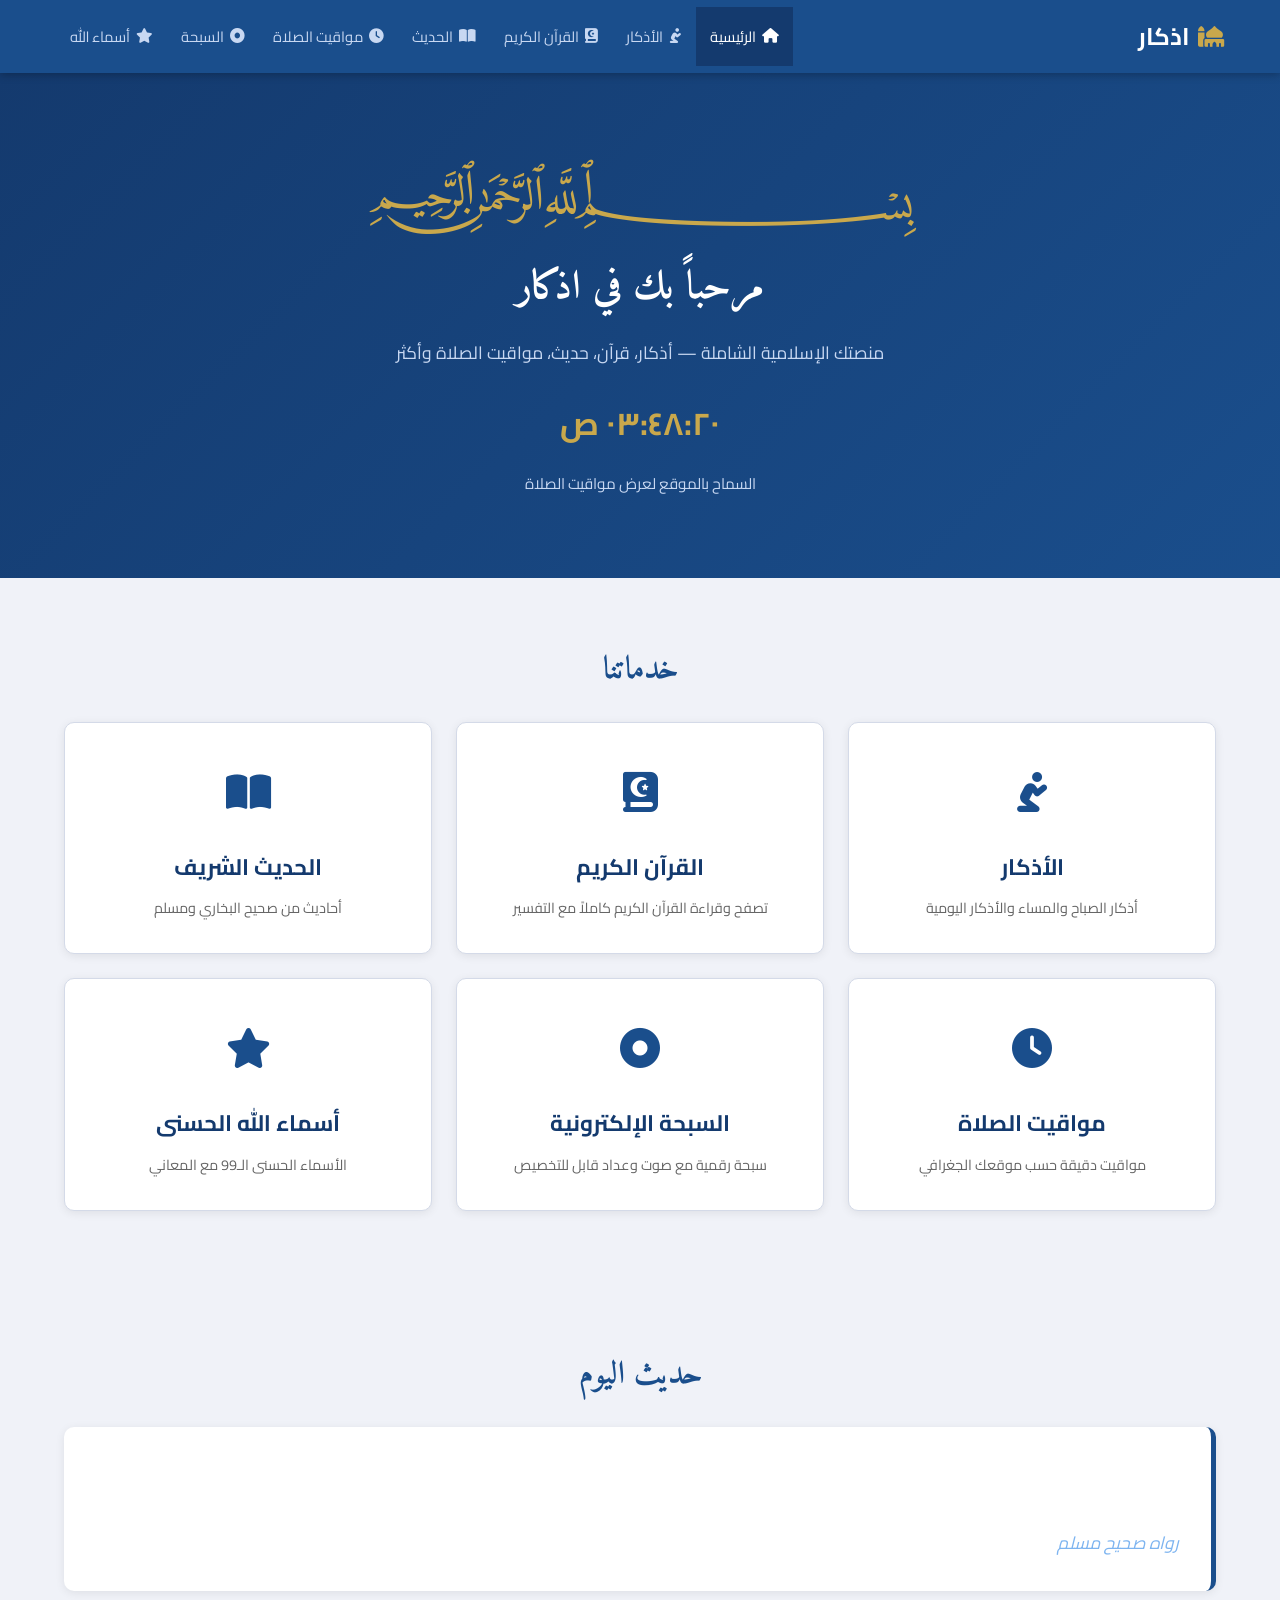
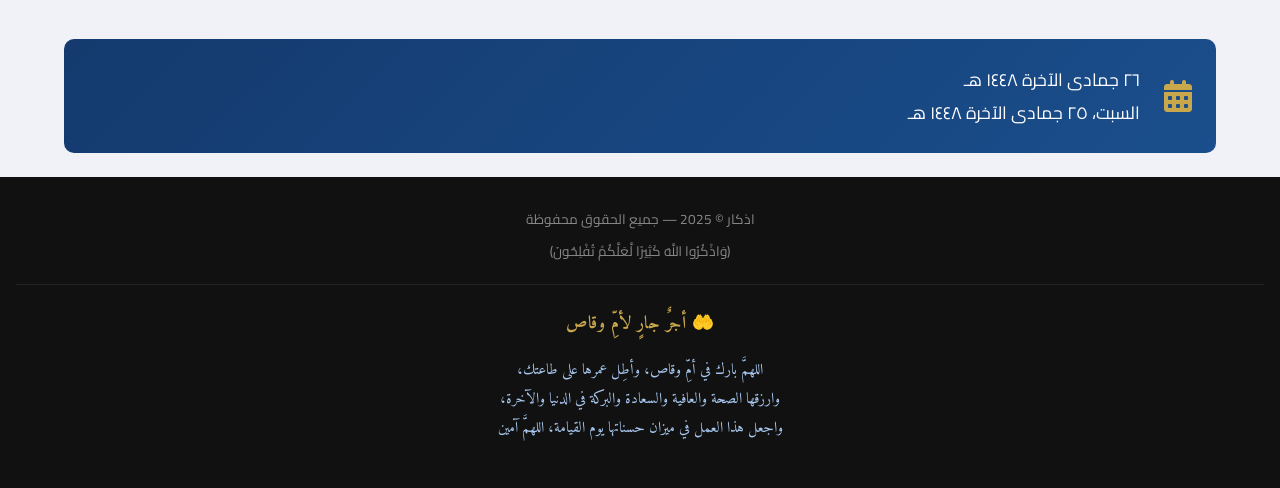
<file: index.html>
<!DOCTYPE html>
<html lang="ar" dir="rtl">
<head>
  <meta charset="UTF-8">
  <meta name="viewport" content="width=device-width, initial-scale=1.0">
  <title>اذكار</title>
  <link rel="stylesheet" href="css/style.css">
  <link rel="stylesheet" href="https://cdnjs.cloudflare.com/ajax/libs/font-awesome/6.5.0/css/all.min.css">
  <link href="https://fonts.googleapis.com/css2?family=Amiri:wght@400;700&family=Cairo:wght@300;400;600;700&display=swap" rel="stylesheet">
</head>
<body>

<!-- Navbar -->
<nav class="navbar">
  <div class="nav-container">
    <div class="nav-brand">
      <i class="fas fa-mosque"></i>
      <span>اذكار</span>
    </div>
    <div class="hamburger" id="hamburger">
      <span></span><span></span><span></span>
    </div>
    <ul class="nav-links" id="navLinks">
      <li><a href="index.html" class="active"><i class="fas fa-home"></i> الرئيسية</a></li>
      <li><a href="azkar.html"><i class="fas fa-pray"></i> الأذكار</a></li>
      <li><a href="quran.html"><i class="fas fa-quran"></i> القرآن الكريم</a></li>
      <li><a href="hadith.html"><i class="fas fa-book-open"></i> الحديث</a></li>
      <li><a href="prayer.html"><i class="fas fa-clock"></i> مواقيت الصلاة</a></li>
      <li><a href="tasbih.html"><i class="fas fa-circle-dot"></i> السبحة</a></li>
      <li><a href="names.html"><i class="fas fa-star"></i> أسماء الله</a></li>
    </ul>
  </div>
</nav>

<!-- Hero Section -->
<section class="hero">
  <div class="hero-overlay"></div>
  <div class="hero-content">
    <div class="bismillah">﷽</div>
    <h1>مرحباً بك في اذكار</h1>
    <p>منصتك الإسلامية الشاملة — أذكار، قرآن، حديث، مواقيت الصلاة وأكثر</p>
    <div class="hero-time" id="heroTime"></div>
    <div class="prayer-quick" id="prayerQuick">جارٍ تحميل مواقيت الصلاة...</div>
  </div>
</section>

<!-- Features Grid -->
<section class="features">
  <div class="container">
    <h2 class="section-title">خدماتنا</h2>
    <div class="features-grid">
      <a href="azkar.html" class="feature-card">
        <div class="feature-icon"><i class="fas fa-pray"></i></div>
        <h3>الأذكار</h3>
        <p>أذكار الصباح والمساء والأذكار اليومية</p>
      </a>
      <a href="quran.html" class="feature-card">
        <div class="feature-icon"><i class="fas fa-quran"></i></div>
        <h3>القرآن الكريم</h3>
        <p>تصفح وقراءة القرآن الكريم كاملاً مع التفسير</p>
      </a>
      <a href="hadith.html" class="feature-card">
        <div class="feature-icon"><i class="fas fa-book-open"></i></div>
        <h3>الحديث الشريف</h3>
        <p>أحاديث من صحيح البخاري ومسلم</p>
      </a>
      <a href="prayer.html" class="feature-card">
        <div class="feature-icon"><i class="fas fa-clock"></i></div>
        <h3>مواقيت الصلاة</h3>
        <p>مواقيت دقيقة حسب موقعك الجغرافي</p>
      </a>
      <a href="tasbih.html" class="feature-card">
        <div class="feature-icon"><i class="fas fa-circle-dot"></i></div>
        <h3>السبحة الإلكترونية</h3>
        <p>سبحة رقمية مع صوت وعداد قابل للتخصيص</p>
      </a>
      <a href="names.html" class="feature-card">
        <div class="feature-icon"><i class="fas fa-star"></i></div>
        <h3>أسماء الله الحسنى</h3>
        <p>الأسماء الحسنى الـ99 مع المعاني</p>
      </a>
    </div>
  </div>
</section>

<!-- Daily Hadith -->
<section class="daily-hadith">
  <div class="container">
    <h2 class="section-title">حديث اليوم</h2>
    <div class="hadith-card" id="dailyHadith">
      <div class="hadith-loading"><i class="fas fa-spinner fa-spin"></i> جارٍ التحميل...</div>
    </div>
  </div>
</section>

<!-- Hijri Date -->
<section class="hijri-section">
  <div class="container">
    <div class="hijri-card">
      <i class="fas fa-calendar-alt"></i>
      <div>
        <div id="hijriDate">جارٍ تحميل التاريخ الهجري...</div>
        <div id="gregorianDate"></div>
      </div>
    </div>
  </div>
</section>

<footer class="footer">
  <div class="container">
    <p>اذكار &copy; 2025 — جميع الحقوق محفوظة</p>
    <p>﴿وَاذْكُرُوا اللَّهَ كَثِيرًا لَّعَلَّكُمْ تُفْلِحُونَ﴾</p>
  </div>
<div class="footer-dedication">
  <p class="dedication-title">🤲 أجرٌ جارٍ لأمِّ وقاص</p>
  <p class="dedication-dua">اللهمَّ بارك في أمِّ وقاص، وأطِل عمرها على طاعتك،<br>وارزقها الصحة والعافية والسعادة والبركة في الدنيا والآخرة،<br>واجعل هذا العمل في ميزان حسناتها يوم القيامة، اللهمَّ آمين</p>
</div>
</footer>

<script src="js/main.js"></script>
</body>
</html>
</file>
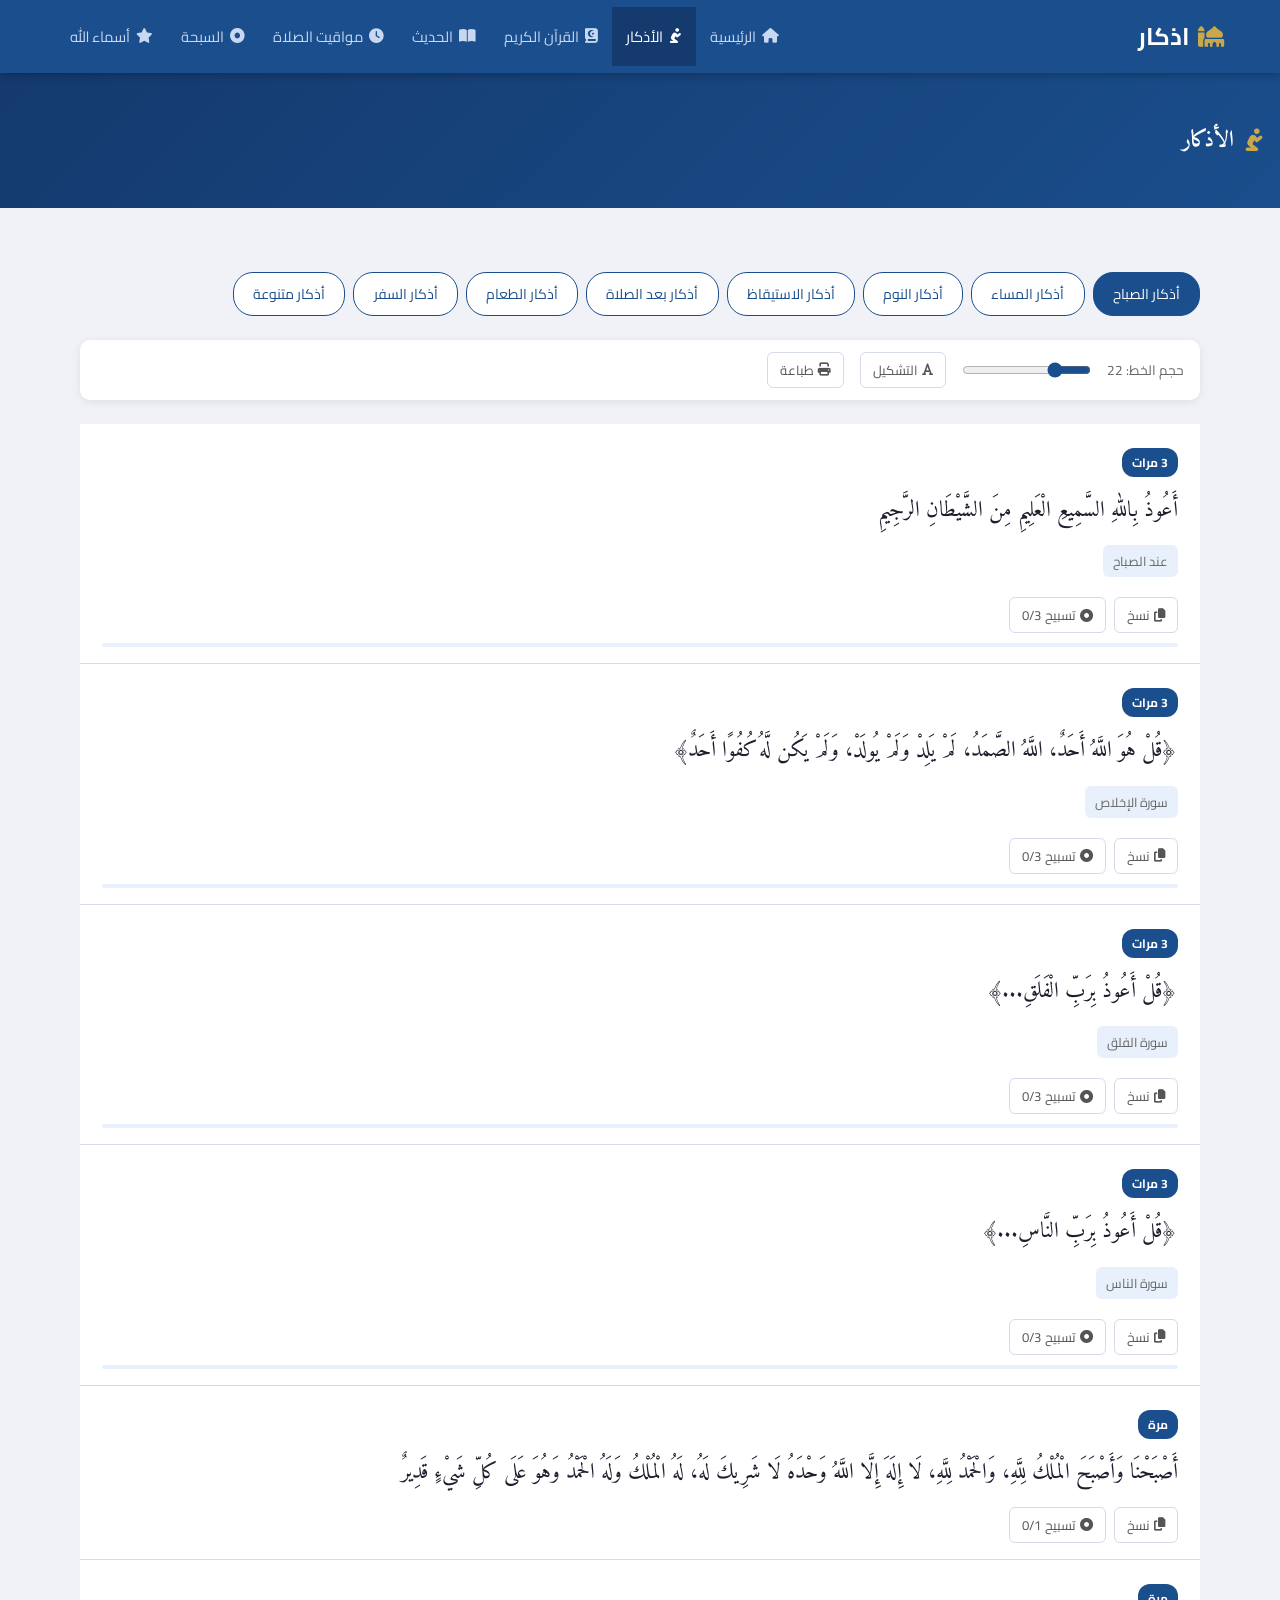
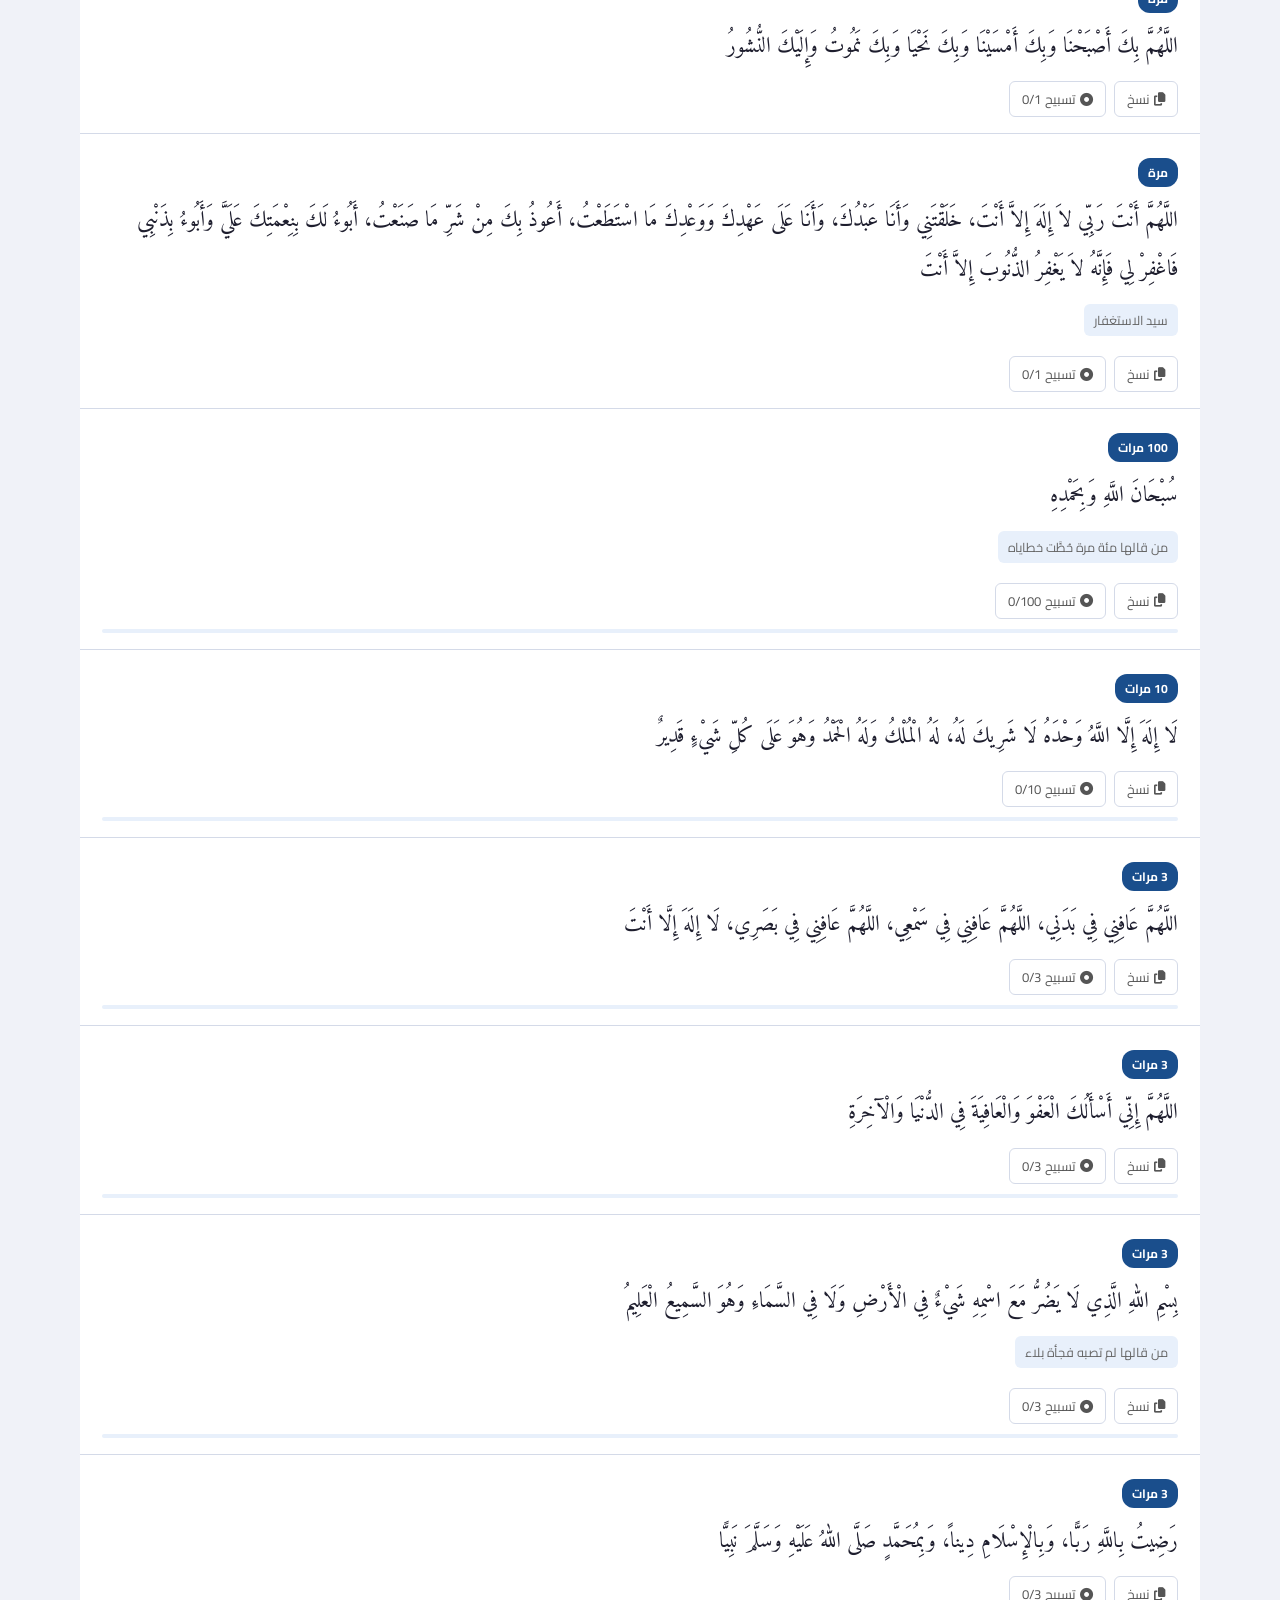
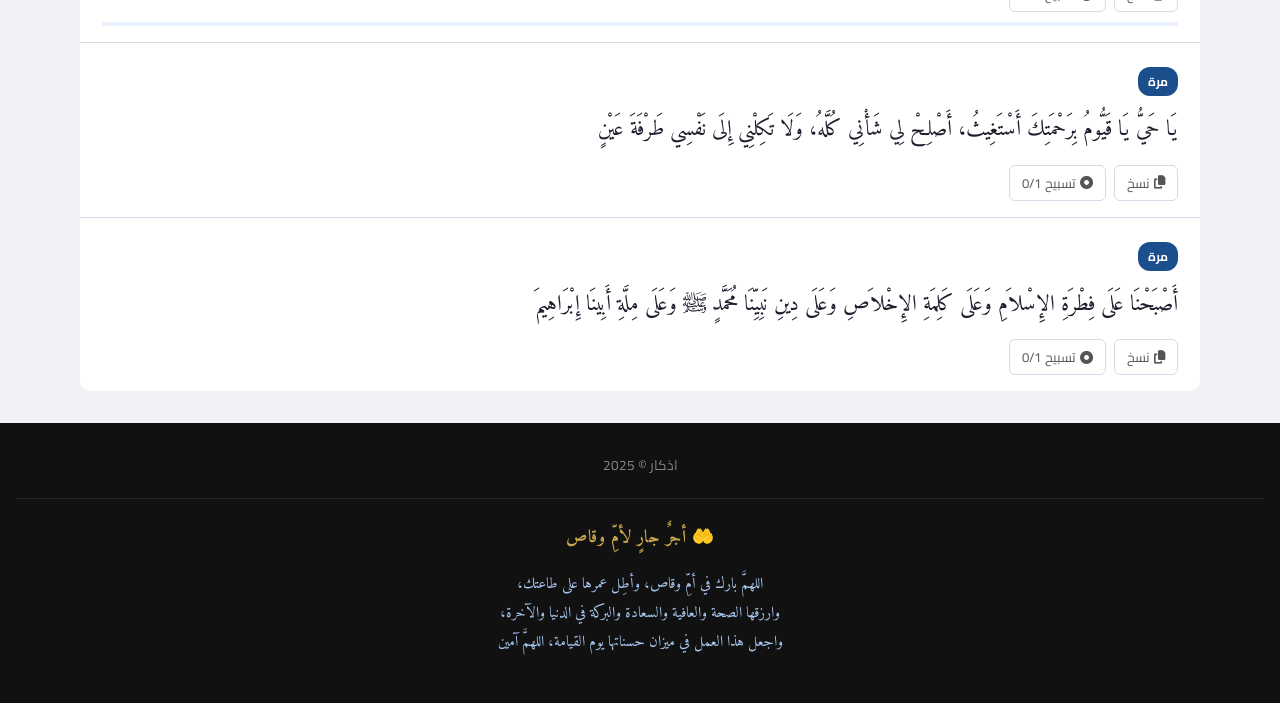
<file: azkar.html>
<!DOCTYPE html>
<html lang="ar" dir="rtl">
<head>
  <meta charset="UTF-8">
  <meta name="viewport" content="width=device-width, initial-scale=1.0">
  <title>الأذكار - اذكار</title>
  <link rel="stylesheet" href="css/style.css">
  <link rel="stylesheet" href="https://cdnjs.cloudflare.com/ajax/libs/font-awesome/6.5.0/css/all.min.css">
  <link href="https://fonts.googleapis.com/css2?family=Amiri:wght@400;700&family=Cairo:wght@300;400;600;700&display=swap" rel="stylesheet">
</head>
<body>
<nav class="navbar">
  <div class="nav-container">
    <div class="nav-brand"><a href="index.html"><i class="fas fa-mosque"></i> اذكار</a></div>
    <div class="hamburger" id="hamburger"><span></span><span></span><span></span></div>
    <ul class="nav-links" id="navLinks">
      <li><a href="index.html"><i class="fas fa-home"></i> الرئيسية</a></li>
      <li><a href="azkar.html" class="active"><i class="fas fa-pray"></i> الأذكار</a></li>
      <li><a href="quran.html"><i class="fas fa-quran"></i> القرآن الكريم</a></li>
      <li><a href="hadith.html"><i class="fas fa-book-open"></i> الحديث</a></li>
      <li><a href="prayer.html"><i class="fas fa-clock"></i> مواقيت الصلاة</a></li>
      <li><a href="tasbih.html"><i class="fas fa-circle-dot"></i> السبحة</a></li>
      <li><a href="names.html"><i class="fas fa-star"></i> أسماء الله</a></li>
    </ul>
  </div>
</nav>

<div class="page-header">
  <h1><i class="fas fa-pray"></i> الأذكار</h1>
</div>

<section class="container" style="padding:2rem 1rem">
  <div class="azkar-tabs">
    <button class="tab-btn active" data-cat="morning">أذكار الصباح</button>
    <button class="tab-btn" data-cat="evening">أذكار المساء</button>
    <button class="tab-btn" data-cat="sleep">أذكار النوم</button>
    <button class="tab-btn" data-cat="wakeup">أذكار الاستيقاظ</button>
    <button class="tab-btn" data-cat="prayer">أذكار بعد الصلاة</button>
    <button class="tab-btn" data-cat="eating">أذكار الطعام</button>
    <button class="tab-btn" data-cat="travel">أذكار السفر</button>
    <button class="tab-btn" data-cat="misc">أذكار متنوعة</button>
  </div>

  <div class="azkar-controls">
    <label>حجم الخط: <span id="fontSizeVal">22</span></label>
    <input type="range" id="fontRange" min="16" max="40" value="22">
    <button id="toggleTashkeel" class="ctrl-btn"><i class="fas fa-font"></i> التشكيل</button>
    <button onclick="window.print()" class="ctrl-btn"><i class="fas fa-print"></i> طباعة</button>
  </div>

  <div class="azkar-list" id="azkarList"></div>
</section>

<footer class="footer"><div class="container"><p>اذكار &copy; 2025</p></div><div class="footer-dedication">
  <p class="dedication-title">🤲 أجرٌ جارٍ لأمِّ وقاص</p>
  <p class="dedication-dua">اللهمَّ بارك في أمِّ وقاص، وأطِل عمرها على طاعتك،<br>وارزقها الصحة والعافية والسعادة والبركة في الدنيا والآخرة،<br>واجعل هذا العمل في ميزان حسناتها يوم القيامة، اللهمَّ آمين</p>
</div>
</footer>
<script src="js/azkar-data.js"></script>
<script src="js/azkar.js"></script>
</body>
</html>
</file>
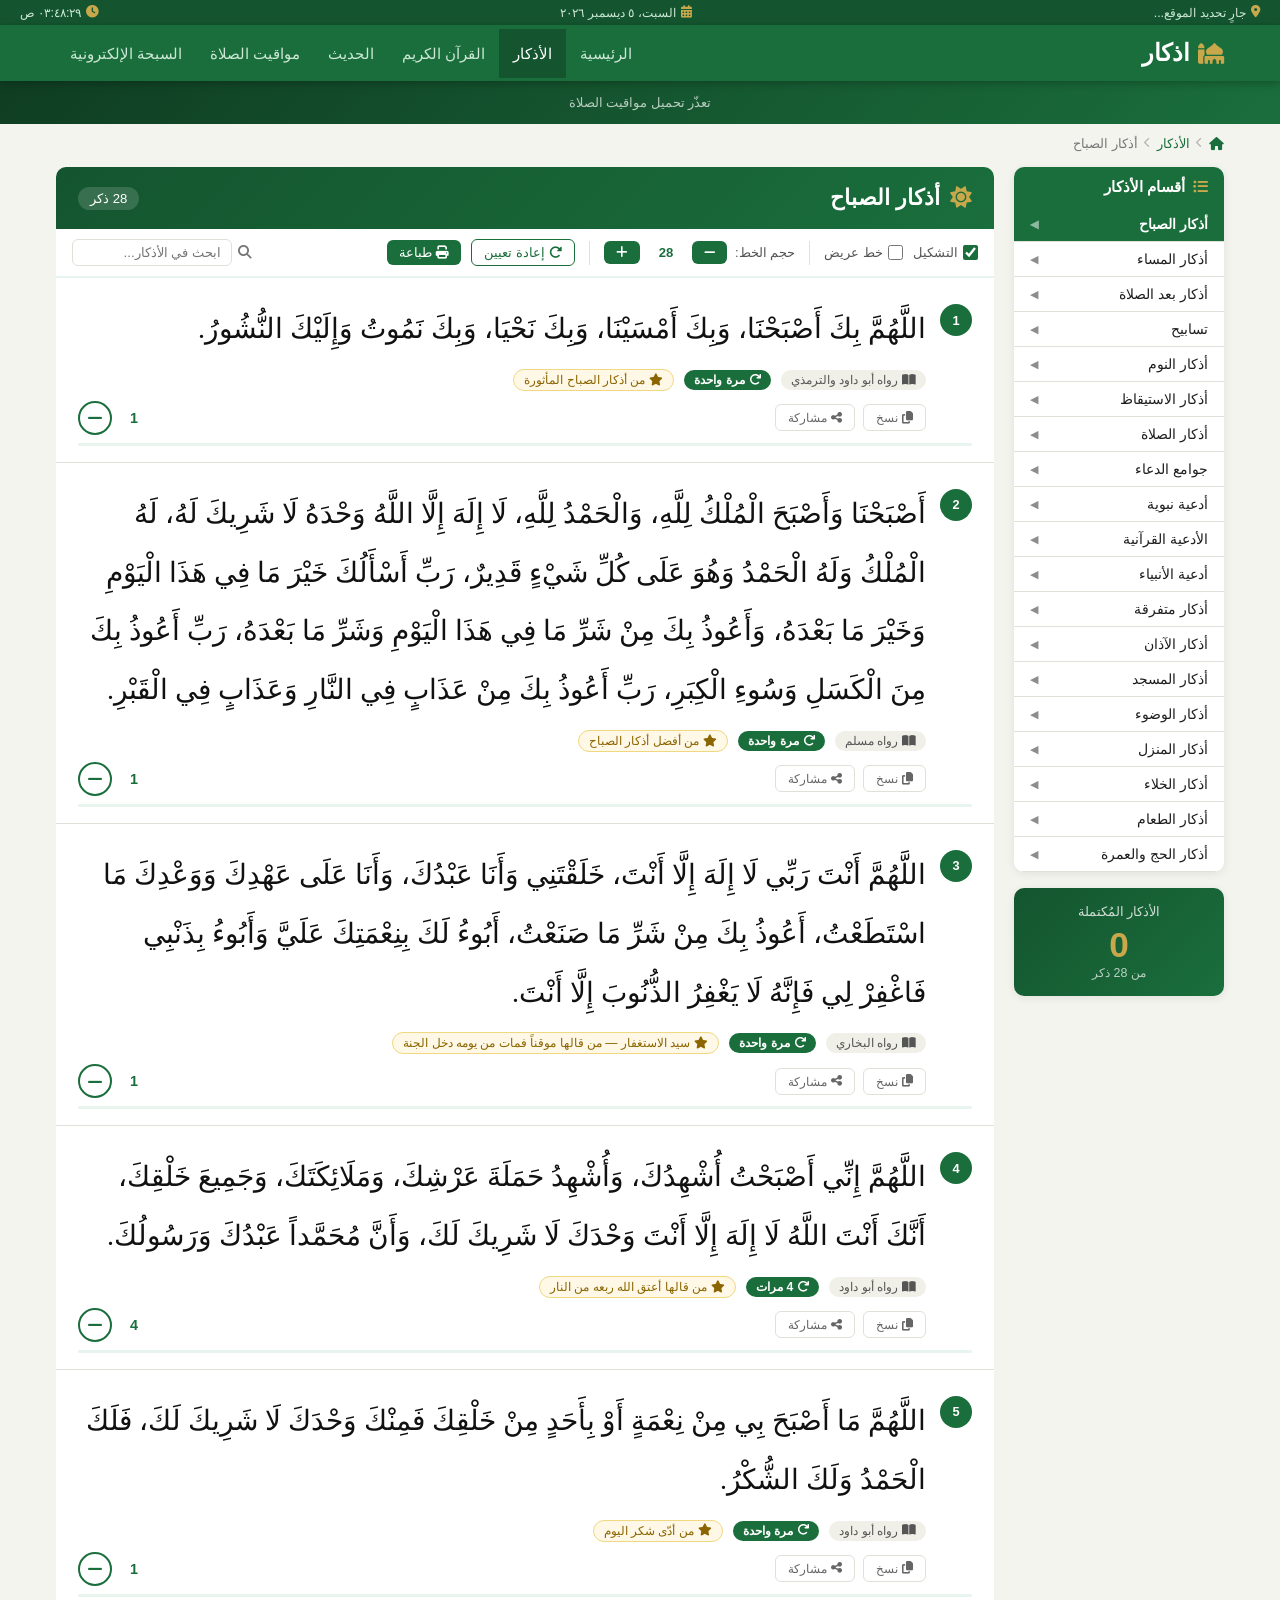
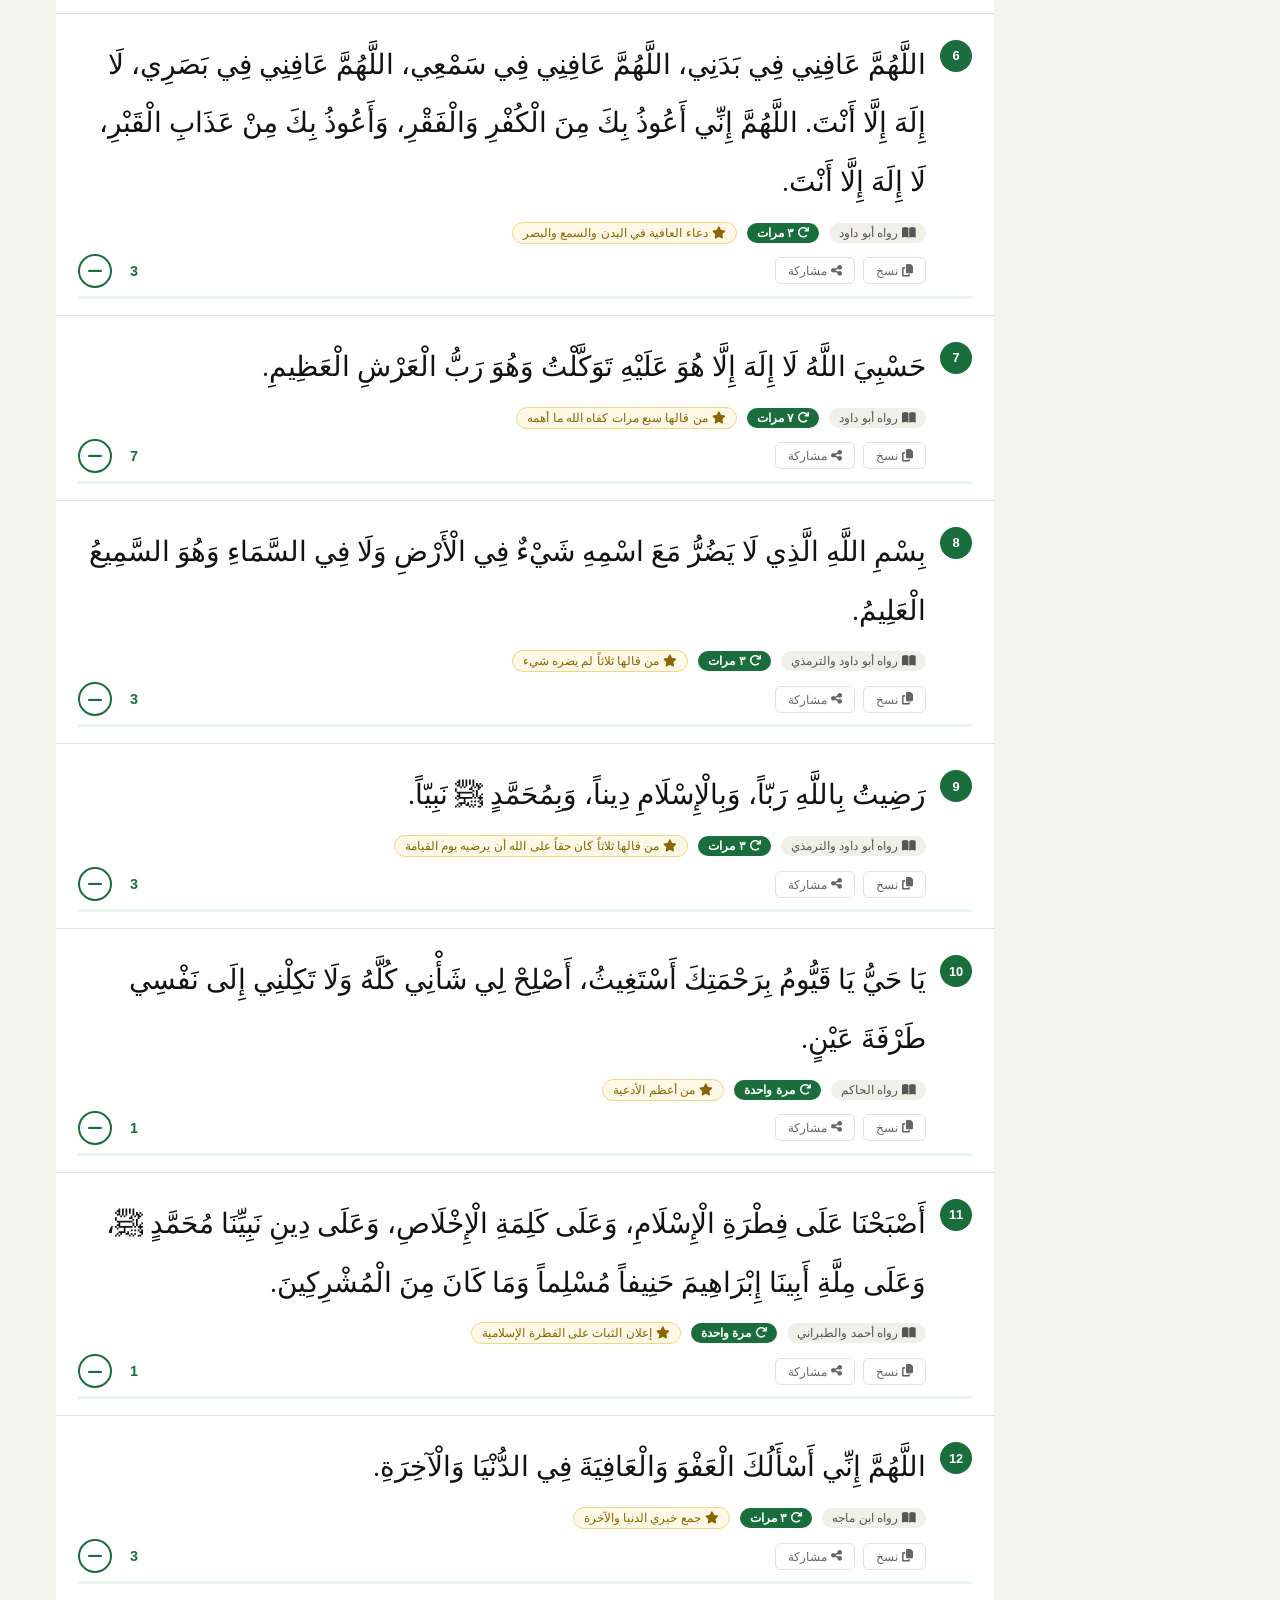
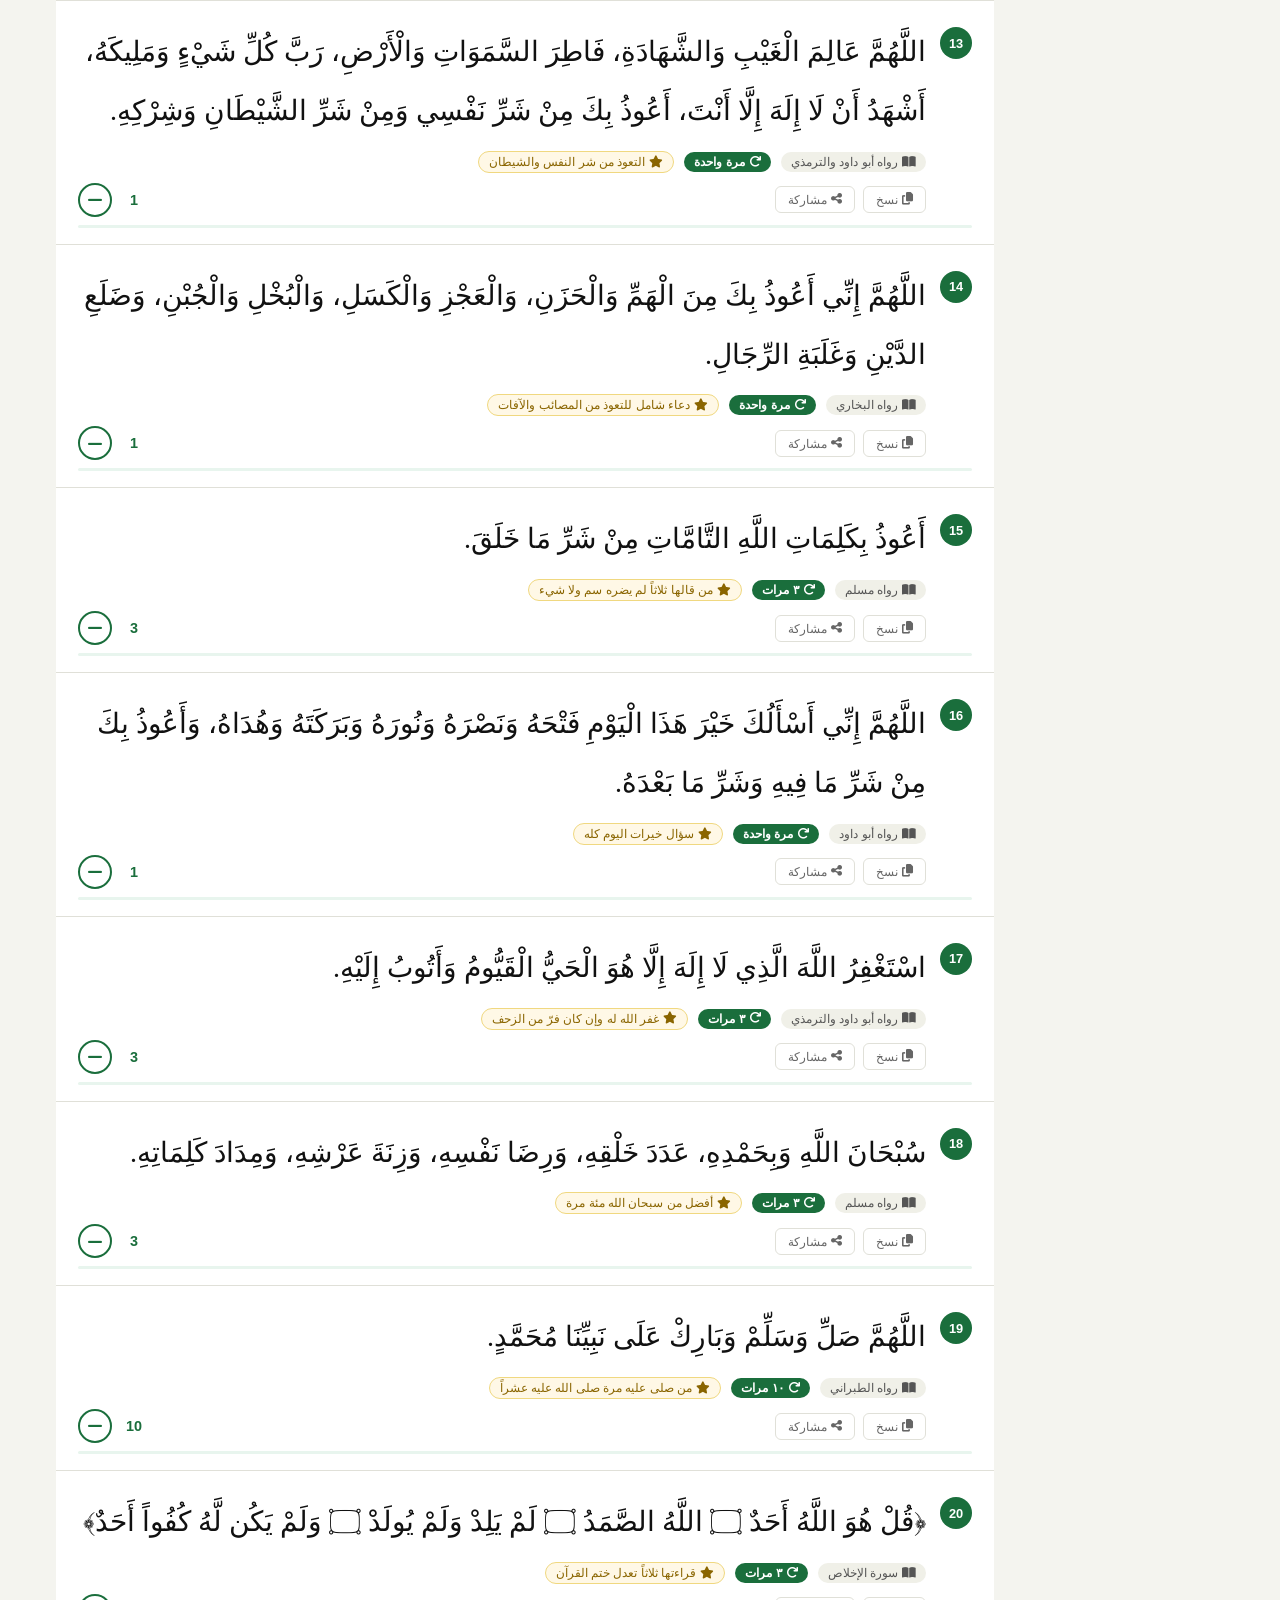
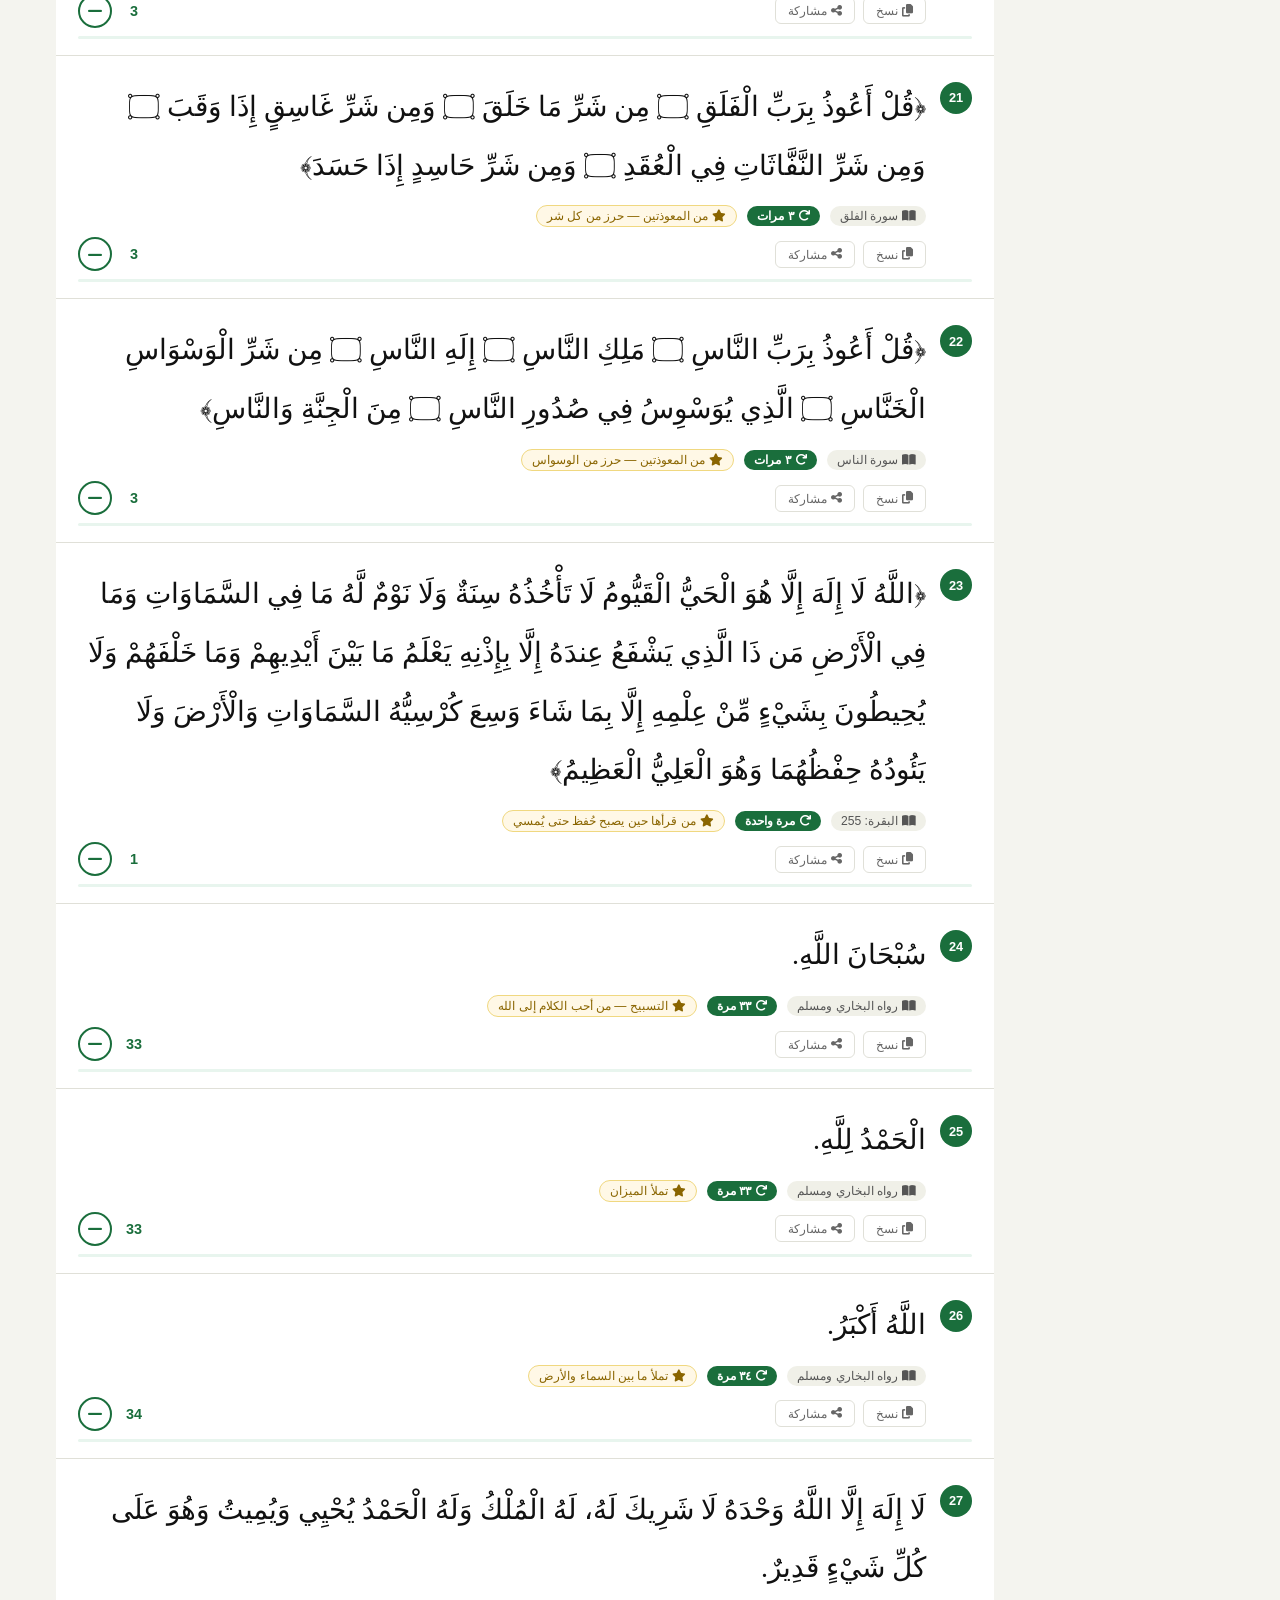
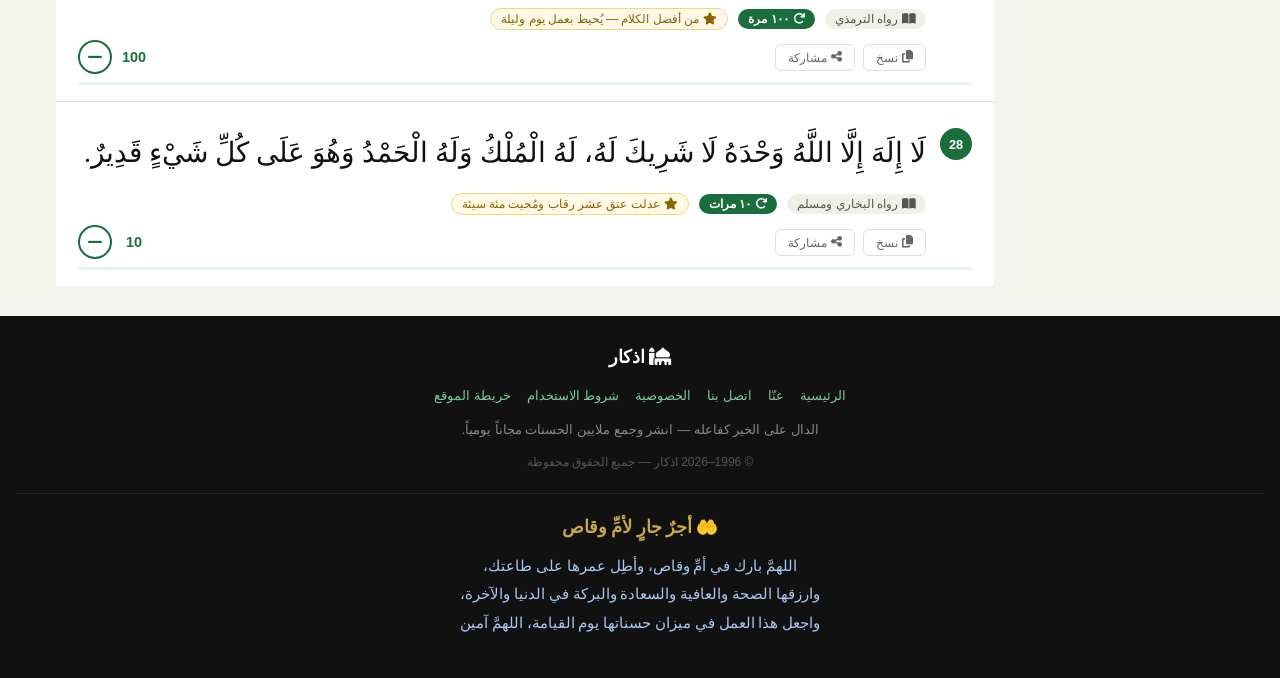
<file: azkar_alsabah_full.html>
<!DOCTYPE html>
<html lang="ar" dir="rtl">
<head>
<meta charset="UTF-8">
<meta name="viewport" content="width=device-width, initial-scale=1.0">
<title>أذكار الصباح - اذكار</title>
<link rel="stylesheet" href="https://cdnjs.cloudflare.com/ajax/libs/font-awesome/6.5.0/css/all.min.css"/>
<style>
  :root {
    --green: #1a6e3c;
    --green-dark: #14552f;
    --green-light: #e8f5ee;
    --gold: #c9a84c;
    --bg: #f4f4ef;
    --white: #ffffff;
    --text: #1e1e1e;
    --muted: #777;
    --border: #e0e0d8;
    --radius: 10px;
    --shadow: 0 2px 10px rgba(0,0,0,0.08);
  }
  * { margin:0; padding:0; box-sizing:border-box; }
  body { font-family:'Segoe UI',Tahoma,Arial,sans-serif; background:var(--bg); color:var(--text); direction:rtl; }

  /* ── TOP BAR ── */
  .top-bar {
    background: var(--green-dark);
    color: #cde8d7;
    font-size: 0.78rem;
    padding: 5px 20px;
    display: flex;
    justify-content: space-between;
    align-items: center;
    flex-wrap: wrap;
    gap: 6px;
  }
  .top-bar span { display:flex; align-items:center; gap:5px; }
  .top-bar i { color: var(--gold); }

  /* ── NAVBAR ── */
  .navbar {
    background: var(--green);
    position: sticky; top:0; z-index:1000;
    box-shadow: 0 2px 8px rgba(0,0,0,0.25);
  }
  .navbar-inner {
    max-width:1200px; margin:0 auto;
    display:flex; align-items:center; justify-content:space-between;
    padding: 0 16px;
  }
  .brand { color:#fff; font-size:1.5rem; font-weight:bold; text-decoration:none; padding:14px 0; display:flex; align-items:center; gap:8px; }
  .brand-icon { color: var(--gold); font-size:1.3rem; }
  .nav-links { display:flex; list-style:none; }
  .nav-links li a {
    display:block; color:#cde8d7; text-decoration:none;
    padding:16px 14px; font-size:0.92rem; transition:background .2s;
  }
  .nav-links li a:hover, .nav-links li a.active { background:var(--green-dark); color:#fff; }
  .hamburger { display:none; background:none; border:none; color:#fff; font-size:1.5rem; cursor:pointer; padding:10px; }

  /* ── PRAYER TIMES BANNER ── */
  .prayer-banner {
    background: linear-gradient(135deg, #0f3d22 0%, var(--green) 100%);
    color:#fff; padding:14px 20px;
    display:flex; justify-content:center; align-items:center;
    gap:6px; flex-wrap:wrap;
  }
  .prayer-banner .p-title { font-size:0.78rem; color:#a8d9bc; display:block; text-align:center; }
  .prayer-banner .p-time { font-size:1rem; font-weight:bold; }
  .prayer-item { text-align:center; padding:6px 14px; border-left:1px solid rgba(255,255,255,0.15); }
  .prayer-item:last-child { border-left:none; }
  .prayer-item.next-prayer { background:rgba(255,255,255,0.12); border-radius:8px; border-left:none; }
  .hijri-date { font-size:0.82rem; color:var(--gold); text-align:center; padding:6px 0; width:100%; }

  /* ── BREADCRUMB ── */
  .breadcrumb {
    max-width:1200px; margin:12px auto 0; padding:0 16px;
    font-size:0.82rem; color:var(--muted);
    display:flex; align-items:center; gap:6px;
  }
  .breadcrumb a { color:var(--green); text-decoration:none; }
  .breadcrumb a:hover { text-decoration:underline; }

  /* ── LAYOUT ── */
  .page-wrapper {
    max-width:1200px; margin:16px auto 30px;
    padding:0 16px;
    display:flex; gap:20px; align-items:flex-start;
  }

  /* ── SIDEBAR ── */
  .sidebar { width:210px; flex-shrink:0; }
  .sidebar-box {
    background:var(--white); border-radius:var(--radius);
    box-shadow:var(--shadow); overflow:hidden; margin-bottom:16px;
  }
  .sidebar-head {
    background:var(--green); color:#fff;
    padding:11px 16px; font-size:0.95rem; font-weight:bold;
    display:flex; align-items:center; gap:8px;
  }
  .sidebar-head i { color:var(--gold); }
  .sidebar-box ul { list-style:none; }
  .sidebar-box ul li a {
    display:block; padding:9px 16px;
    color:var(--text); text-decoration:none; font-size:0.88rem;
    border-bottom:1px solid var(--border); transition:all .15s;
    display:flex; align-items:center; justify-content:space-between;
  }
  .sidebar-box ul li a:hover { background:var(--green-light); color:var(--green); padding-right:20px; }
  .sidebar-box ul li.active a { background:var(--green); color:#fff; font-weight:bold; }
  .sidebar-box ul li.active a:hover { padding-right:16px; }
  .sidebar-box ul li a .arrow { font-size:0.7rem; opacity:0.5; }

  /* ── WIDGET: COUNTER ── */
  .widget-counter {
    background:linear-gradient(135deg,var(--green-dark),var(--green));
    color:#fff; border-radius:var(--radius); padding:16px;
    text-align:center; box-shadow:var(--shadow);
  }
  .widget-counter .wc-title { font-size:0.82rem; opacity:0.8; margin-bottom:6px; }
  .widget-counter .wc-num { font-size:2.2rem; font-weight:bold; color:var(--gold); }
  .widget-counter .wc-label { font-size:0.78rem; opacity:0.7; }

  /* ── MAIN ── */
  .main-content { flex:1; min-width:0; }

  /* page header */
  .page-header {
    background:linear-gradient(135deg,var(--green-dark),var(--green));
    color:#fff; border-radius:var(--radius) var(--radius) 0 0;
    padding:18px 22px; display:flex; align-items:center; justify-content:space-between;
  }
  .page-header h1 { font-size:1.35rem; display:flex; align-items:center; gap:10px; }
  .page-header h1 i { color:var(--gold); }
  .page-header .badge { background:rgba(255,255,255,0.15); padding:4px 12px; border-radius:20px; font-size:0.82rem; }

  /* toolbar */
  .toolbar {
    background:#fff; border-bottom:2px solid var(--green-light);
    padding:10px 16px; display:flex; align-items:center; gap:10px; flex-wrap:wrap;
  }
  .toolbar-group { display:flex; align-items:center; gap:8px; }
  .toolbar-group label { font-size:0.83rem; color:#555; display:flex; align-items:center; gap:5px; cursor:pointer; }
  .toolbar-group input[type=checkbox] { width:15px; height:15px; accent-color:var(--green); }
  .toolbar-sep { width:1px; height:24px; background:var(--border); margin:0 4px; }
  .tbtn {
    background:var(--green); color:#fff; border:none;
    border-radius:6px; padding:5px 12px; cursor:pointer;
    font-size:0.82rem; transition:background .2s; display:flex; align-items:center; gap:4px;
  }
  .tbtn:hover { background:var(--green-dark); }
  .tbtn.outline { background:#fff; color:var(--green); border:1px solid var(--green); }
  .tbtn.outline:hover { background:var(--green-light); }
  .font-size-val { font-size:0.82rem; min-width:36px; text-align:center; font-weight:bold; color:var(--green); }
  .search-box {
    display:flex; align-items:center; gap:6px; margin-right:auto;
  }
  .search-box input {
    border:1px solid var(--border); border-radius:6px;
    padding:5px 10px; font-size:0.83rem; direction:rtl; width:160px;
    outline:none; transition:border .2s;
  }
  .search-box input:focus { border-color:var(--green); }

  /* loading */
  .loading-state { text-align:center; padding:60px 20px; background:#fff; }
  .spinner { width:48px; height:48px; border:4px solid var(--green-light); border-top-color:var(--green); border-radius:50%; animation:spin .7s linear infinite; margin:0 auto 16px; }
  @keyframes spin { to { transform:rotate(360deg); } }

  /* azkar list */
  .azkar-list { background:#fff; }

  .zikr-card {
    padding:22px 22px 16px;
    border-bottom:1px solid var(--border);
    transition:background .2s;
    position:relative;
  }
  .zikr-card:last-child { border-bottom:none; border-radius:0 0 var(--radius) var(--radius); }
  .zikr-card:hover { background:#fafaf7; }
  .zikr-card.completed { background:#f0faf4; }
  .zikr-card.completed .zikr-text { opacity:0.55; }
  .zikr-card.highlight { animation:highlight-flash .5s ease; }
  @keyframes highlight-flash { 0%{background:#fffde7} 100%{background:transparent} }

  .card-top { display:flex; align-items:flex-start; gap:14px; margin-bottom:10px; }
  .zikr-num-badge {
    background:var(--green); color:#fff;
    min-width:32px; height:32px; border-radius:50%;
    display:flex; align-items:center; justify-content:center;
    font-size:0.8rem; font-weight:bold; flex-shrink:0; margin-top:4px;
  }
  .zikr-text {
    font-family:'Traditional Arabic','Scheherazade New','Amiri',serif;
    font-size:1.35rem; line-height:2.1; color:#111; text-align:right; flex:1;
  }

  .zikr-meta { display:flex; align-items:center; gap:10px; flex-wrap:wrap; margin-bottom:10px; padding-right:46px; }
  .meta-tag {
    font-size:0.76rem; padding:3px 10px; border-radius:12px;
    display:flex; align-items:center; gap:4px;
  }
  .meta-tag.source { background:#f0f0e8; color:#555; }
  .meta-tag.repeat { background:var(--green); color:#fff; font-weight:bold; }
  .meta-tag.virtue { background:#fff8e6; color:#8a6500; border:1px solid #f0d880; }

  .card-actions {
    display:flex; align-items:center; justify-content:space-between;
    flex-wrap:wrap; gap:8px; padding-right:46px;
  }
  .action-btns { display:flex; gap:8px; }
  .action-btn {
    background:none; border:1px solid var(--border);
    border-radius:6px; padding:5px 12px; cursor:pointer;
    font-size:0.78rem; color:#666; transition:all .15s;
    display:flex; align-items:center; gap:4px;
  }
  .action-btn:hover { border-color:var(--green); color:var(--green); background:var(--green-light); }
  .action-btn.copied { border-color:#27ae60; color:#27ae60; background:#f0fff4; }

  .counter-wrap { display:flex; align-items:center; gap:8px; }
  .counter-display {
    font-size:0.9rem; font-weight:bold; color:var(--green);
    min-width:28px; text-align:center;
  }
  .counter-btn {
    width:34px; height:34px; border-radius:50%;
    border:2px solid var(--green); background:#fff;
    color:var(--green); font-size:1.1rem; cursor:pointer;
    display:flex; align-items:center; justify-content:center;
    transition:all .15s; font-weight:bold;
  }
  .counter-btn:hover { background:var(--green); color:#fff; }
  .counter-btn:disabled { border-color:#ccc; color:#ccc; cursor:not-allowed; }
  .counter-done {
    background:var(--green); color:#fff;
    padding:5px 14px; border-radius:20px; font-size:0.82rem;
    display:flex; align-items:center; gap:5px;
  }
  .progress-bar-wrap { margin-top:8px; height:3px; background:var(--green-light); border-radius:2px; padding-right:46px; }
  .progress-bar-inner { height:100%; background:var(--green); border-radius:2px; transition:width .3s; }

  /* no results */
  .no-results { text-align:center; padding:50px 20px; background:#fff; color:var(--muted); }

  /* ── FOOTER ── */
  footer {
    background:#111; color:#888; text-align:center;
    padding:24px 16px; font-size:0.82rem; line-height:2;
  }
  footer a { color:#7dc99a; text-decoration:none; }
  footer a:hover { text-decoration:underline; }
  .footer-logo { color:#fff; font-size:1.1rem; font-weight:bold; margin-bottom:8px; }
  .footer-links { display:flex; justify-content:center; gap:16px; flex-wrap:wrap; margin:8px 0; }
  .footer-dedication { margin-top:1.2rem; padding:1rem 1.5rem; border-top:1px solid rgba(255,255,255,0.08); display:flex; flex-direction:column; align-items:center; gap:0.4rem; }
  .footer-dedication .dedication-title { color:#c9a84c; font-size:1.1rem; font-weight:bold; font-family:'Amiri',serif; }
  .footer-dedication .dedication-dua { color:#a8c8f0; font-size:0.95rem; font-family:'Amiri',serif; line-height:1.9; text-align:center; max-width:600px; }

  /* ── PRINT ── */
  @media print {
    .top-bar,.navbar,.prayer-banner,.breadcrumb,.sidebar,.toolbar,footer { display:none!important; }
    .page-wrapper { display:block; }
    .zikr-card { page-break-inside:avoid; border:1px solid #ccc; margin:8px 0; border-radius:6px; }
    .counter-wrap,.action-btns { display:none!important; }
  }

  /* ── RESPONSIVE ── */
  @media(max-width:768px){
    .sidebar { display:none; }
    .hamburger { display:block; }
    .nav-links { display:none; flex-direction:column; position:absolute; top:100%; right:0; left:0; background:var(--green); z-index:999; }
    .nav-links.open { display:flex; }
    .nav-links li a { padding:14px 20px; border-bottom:1px solid var(--green-dark); }
    .prayer-item { padding:4px 8px; }
    .search-box { margin-right:0; width:100%; }
    .search-box input { width:100%; }
  }
</style>
</head>
<body>

<!-- TOP BAR -->
<div class="top-bar" id="topBar">
  <span><i class="fa fa-map-marker-alt"></i> <span id="locationLabel">جارٍ تحديد الموقع...</span></span>
  <span><i class="fa fa-calendar-alt"></i> <span id="gregorianDate"></span></span>
  <span><i class="fa fa-clock"></i> <span id="currentTime"></span></span>
</div>

<!-- NAVBAR -->
<nav class="navbar">
  <div class="navbar-inner">
    <a href="#" class="brand"><i class="fas fa-mosque brand-icon"></i> اذكار</a>
    <button class="hamburger" onclick="toggleMenu()" aria-label="القائمة"><i class="fas fa-bars"></i></button>
    <ul class="nav-links" id="navLinks">
      <li><a href="#" onclick="return false">الرئيسية</a></li>
      <li><a href="#" class="active" onclick="return false">الأذكار</a></li>
      <li><a href="#" onclick="return false">القرآن الكريم</a></li>
      <li><a href="#" onclick="return false">الحديث</a></li>
      <li><a href="#" onclick="return false">مواقيت الصلاة</a></li>
      <li><a href="#" onclick="return false">السبحة الإلكترونية</a></li>
    </ul>
  </div>
</nav>

<!-- PRAYER TIMES BANNER -->
<div class="prayer-banner" id="prayerBanner">
  <div style="width:100%;text-align:center;font-size:0.82rem;opacity:0.7">جارٍ تحميل مواقيت الصلاة...</div>
</div>

<!-- BREADCRUMB -->
<div class="breadcrumb">
  <a href="#"><i class="fas fa-home"></i></a>
  <i class="fas fa-chevron-left" style="font-size:0.65rem;opacity:0.5"></i>
  <a href="#">الأذكار</a>
  <i class="fas fa-chevron-left" style="font-size:0.65rem;opacity:0.5"></i>
  <span>أذكار الصباح</span>
</div>

<!-- PAGE WRAPPER -->
<div class="page-wrapper">

  <!-- SIDEBAR -->
  <aside class="sidebar">
    <div class="sidebar-box">
      <div class="sidebar-head"><i class="fas fa-list-ul"></i> أقسام الأذكار</div>
      <ul>
        <li class="active"><a href="#">أذكار الصباح <span class="arrow">◀</span></a></li>
        <li><a href="#">أذكار المساء <span class="arrow">◀</span></a></li>
        <li><a href="#">أذكار بعد الصلاة <span class="arrow">◀</span></a></li>
        <li><a href="#">تسابيح <span class="arrow">◀</span></a></li>
        <li><a href="#">أذكار النوم <span class="arrow">◀</span></a></li>
        <li><a href="#">أذكار الاستيقاظ <span class="arrow">◀</span></a></li>
        <li><a href="#">أذكار الصلاة <span class="arrow">◀</span></a></li>
        <li><a href="#">جوامع الدعاء <span class="arrow">◀</span></a></li>
        <li><a href="#">أدعية نبوية <span class="arrow">◀</span></a></li>
        <li><a href="#">الأدعية القرآنية <span class="arrow">◀</span></a></li>
        <li><a href="#">أدعية الأنبياء <span class="arrow">◀</span></a></li>
        <li><a href="#">أذكار متفرقة <span class="arrow">◀</span></a></li>
        <li><a href="#">أذكار الآذان <span class="arrow">◀</span></a></li>
        <li><a href="#">أذكار المسجد <span class="arrow">◀</span></a></li>
        <li><a href="#">أذكار الوضوء <span class="arrow">◀</span></a></li>
        <li><a href="#">أذكار المنزل <span class="arrow">◀</span></a></li>
        <li><a href="#">أذكار الخلاء <span class="arrow">◀</span></a></li>
        <li><a href="#">أذكار الطعام <span class="arrow">◀</span></a></li>
        <li><a href="#">أذكار الحج والعمرة <span class="arrow">◀</span></a></li>
      </ul>
    </div>
    <!-- Widget -->
    <div class="widget-counter">
      <div class="wc-title">الأذكار المُكتملة</div>
      <div class="wc-num" id="completedCount">0</div>
      <div class="wc-label">من <span id="totalCount">0</span> ذكر</div>
    </div>
  </aside>

  <!-- MAIN -->
  <div class="main-content">
    <div class="page-header">
      <h1><i class="fas fa-sun"></i> أذكار الصباح</h1>
      <span class="badge" id="azkarCountBadge">جارٍ التحميل...</span>
    </div>

    <!-- TOOLBAR -->
    <div class="toolbar">
      <div class="toolbar-group">
        <label><input type="checkbox" id="chkTashkeel" checked onchange="toggleTashkeel()"> التشكيل</label>
      </div>
      <div class="toolbar-group">
        <label><input type="checkbox" id="chkBold" onchange="toggleBold()"> خط عريض</label>
      </div>
      <div class="toolbar-sep"></div>
      <div class="toolbar-group">
        <span style="font-size:0.82rem;color:#555">حجم الخط:</span>
        <button class="tbtn" onclick="changeFontSize(-2)"><i class="fas fa-minus"></i></button>
        <span class="font-size-val" id="fontSizeVal">28</span>
        <button class="tbtn" onclick="changeFontSize(2)"><i class="fas fa-plus"></i></button>
      </div>
      <div class="toolbar-sep"></div>
      <button class="tbtn outline" onclick="resetAll()"><i class="fas fa-redo-alt"></i> إعادة تعيين</button>
      <button class="tbtn" onclick="window.print()"><i class="fas fa-print"></i> طباعة</button>
      <div class="search-box">
        <i class="fas fa-search" style="color:var(--muted);font-size:0.85rem"></i>
        <input type="text" id="searchInput" placeholder="ابحث في الأذكار..." oninput="filterAzkar()">
      </div>
    </div>

    <!-- AZKAR CONTENT -->
    <div id="azkarContainer">
      <div class="loading-state">
        <div class="spinner"></div>
        <p style="color:var(--muted)">جارٍ تحميل الأذكار...</p>
      </div>
    </div>
  </div>
</div>

<!-- FOOTER -->
<footer>
  <div class="footer-logo"><i class="fas fa-mosque"></i> اذكار</div>
  <div class="footer-links">
    <a href="#">الرئيسية</a>
    <a href="#">عنّا</a>
    <a href="#">اتصل بنا</a>
    <a href="#">الخصوصية</a>
    <a href="#">شروط الاستخدام</a>
    <a href="#">خريطة الموقع</a>
  </div>
  <p>الدال على الخير كفاعله — انشر وجمع ملايين الحسنات مجاناً يومياً.</p>
  <p style="margin-top:6px;font-size:0.75rem;color:#555">© 1996–2026 اذكار — جميع الحقوق محفوظة</p>
<div class="footer-dedication">
  <p class="dedication-title">🤲 أجرٌ جارٍ لأمِّ وقاص</p>
  <p class="dedication-dua">اللهمَّ بارك في أمِّ وقاص، وأطِل عمرها على طاعتك،<br>وارزقها الصحة والعافية والسعادة والبركة في الدنيا والآخرة،<br>واجعل هذا العمل في ميزان حسناتها يوم القيامة، اللهمَّ آمين</p>
</div>
</footer>

<script>
/* ═══════════════════════════════════════════
   AZKAR DATA (from Hisn Al-Muslim / standard morning azkar)
═══════════════════════════════════════════ */
const AZKAR = [
  {
    id:1,
    text:"اللَّهُمَّ بِكَ أَصْبَحْنَا، وَبِكَ أَمْسَيْنَا، وَبِكَ نَحْيَا، وَبِكَ نَمُوتُ وَإِلَيْكَ النُّشُورُ.",
    textPlain:"اللهم بك أصبحنا، وبك أمسينا، وبك نحيا، وبك نموت وإليك النشور.",
    source:"رواه أبو داود والترمذي",
    virtue:"من أذكار الصباح المأثورة",
    repeat:1
  },
  {
    id:2,
    text:"أَصْبَحْنَا وَأَصْبَحَ الْمُلْكُ لِلَّهِ، وَالْحَمْدُ لِلَّهِ، لَا إِلَهَ إِلَّا اللَّهُ وَحْدَهُ لَا شَرِيكَ لَهُ، لَهُ الْمُلْكُ وَلَهُ الْحَمْدُ وَهُوَ عَلَى كُلِّ شَيْءٍ قَدِيرٌ، رَبِّ أَسْأَلُكَ خَيْرَ مَا فِي هَذَا الْيَوْمِ وَخَيْرَ مَا بَعْدَهُ، وَأَعُوذُ بِكَ مِنْ شَرِّ مَا فِي هَذَا الْيَوْمِ وَشَرِّ مَا بَعْدَهُ، رَبِّ أَعُوذُ بِكَ مِنَ الْكَسَلِ وَسُوءِ الْكِبَرِ، رَبِّ أَعُوذُ بِكَ مِنْ عَذَابٍ فِي النَّارِ وَعَذَابٍ فِي الْقَبْرِ.",
    textPlain:"أصبحنا وأصبح الملك لله، والحمد لله...",
    source:"رواه مسلم",
    virtue:"من أفضل أذكار الصباح",
    repeat:1
  },
  {
    id:3,
    text:"اللَّهُمَّ أَنْتَ رَبِّي لَا إِلَهَ إِلَّا أَنْتَ، خَلَقْتَنِي وَأَنَا عَبْدُكَ، وَأَنَا عَلَى عَهْدِكَ وَوَعْدِكَ مَا اسْتَطَعْتُ، أَعُوذُ بِكَ مِنْ شَرِّ مَا صَنَعْتُ، أَبُوءُ لَكَ بِنِعْمَتِكَ عَلَيَّ وَأَبُوءُ بِذَنْبِي فَاغْفِرْ لِي فَإِنَّهُ لَا يَغْفِرُ الذُّنُوبَ إِلَّا أَنْتَ.",
    textPlain:"اللهم أنت ربي لا إله إلا أنت...",
    source:"رواه البخاري",
    virtue:"سيد الاستغفار — من قالها موقناً فمات من يومه دخل الجنة",
    repeat:1
  },
  {
    id:4,
    text:"اللَّهُمَّ إِنِّي أَصْبَحْتُ أُشْهِدُكَ، وَأُشْهِدُ حَمَلَةَ عَرْشِكَ، وَمَلَائِكَتَكَ، وَجَمِيعَ خَلْقِكَ، أَنَّكَ أَنْتَ اللَّهُ لَا إِلَهَ إِلَّا أَنْتَ وَحْدَكَ لَا شَرِيكَ لَكَ، وَأَنَّ مُحَمَّداً عَبْدُكَ وَرَسُولُكَ.",
    textPlain:"اللهم إني أصبحت أشهدك...",
    source:"رواه أبو داود",
    virtue:"من قالها أعتق الله ربعه من النار",
    repeat:4
  },
  {
    id:5,
    text:"اللَّهُمَّ مَا أَصْبَحَ بِي مِنْ نِعْمَةٍ أَوْ بِأَحَدٍ مِنْ خَلْقِكَ فَمِنْكَ وَحْدَكَ لَا شَرِيكَ لَكَ، فَلَكَ الْحَمْدُ وَلَكَ الشُّكْرُ.",
    textPlain:"اللهم ما أصبح بي من نعمة...",
    source:"رواه أبو داود",
    virtue:"من أدّى شكر اليوم",
    repeat:1
  },
  {
    id:6,
    text:"اللَّهُمَّ عَافِنِي فِي بَدَنِي، اللَّهُمَّ عَافِنِي فِي سَمْعِي، اللَّهُمَّ عَافِنِي فِي بَصَرِي، لَا إِلَهَ إِلَّا أَنْتَ. اللَّهُمَّ إِنِّي أَعُوذُ بِكَ مِنَ الْكُفْرِ وَالْفَقْرِ، وَأَعُوذُ بِكَ مِنْ عَذَابِ الْقَبْرِ، لَا إِلَهَ إِلَّا أَنْتَ.",
    textPlain:"اللهم عافني في بدني...",
    source:"رواه أبو داود",
    virtue:"دعاء العافية في البدن والسمع والبصر",
    repeat:3
  },
  {
    id:7,
    text:"حَسْبِيَ اللَّهُ لَا إِلَهَ إِلَّا هُوَ عَلَيْهِ تَوَكَّلْتُ وَهُوَ رَبُّ الْعَرْشِ الْعَظِيمِ.",
    textPlain:"حسبي الله لا إله إلا هو عليه توكلت...",
    source:"رواه أبو داود",
    virtue:"من قالها سبع مرات كفاه الله ما أهمه",
    repeat:7
  },
  {
    id:8,
    text:"بِسْمِ اللَّهِ الَّذِي لَا يَضُرُّ مَعَ اسْمِهِ شَيْءٌ فِي الْأَرْضِ وَلَا فِي السَّمَاءِ وَهُوَ السَّمِيعُ الْعَلِيمُ.",
    textPlain:"بسم الله الذي لا يضر مع اسمه شيء...",
    source:"رواه أبو داود والترمذي",
    virtue:"من قالها ثلاثاً لم يضره شيء",
    repeat:3
  },
  {
    id:9,
    text:"رَضِيتُ بِاللَّهِ رَبّاً، وَبِالْإِسْلَامِ دِيناً، وَبِمُحَمَّدٍ ﷺ نَبِيّاً.",
    textPlain:"رضيت بالله رباً، وبالإسلام ديناً، وبمحمد ﷺ نبياً.",
    source:"رواه أبو داود والترمذي",
    virtue:"من قالها ثلاثاً كان حقاً على الله أن يرضيه يوم القيامة",
    repeat:3
  },
  {
    id:10,
    text:"يَا حَيُّ يَا قَيُّومُ بِرَحْمَتِكَ أَسْتَغِيثُ، أَصْلِحْ لِي شَأْنِي كُلَّهُ وَلَا تَكِلْنِي إِلَى نَفْسِي طَرْفَةَ عَيْنٍ.",
    textPlain:"يا حي يا قيوم برحمتك أستغيث...",
    source:"رواه الحاكم",
    virtue:"من أعظم الأدعية",
    repeat:1
  },
  {
    id:11,
    text:"أَصْبَحْنَا عَلَى فِطْرَةِ الْإِسْلَامِ، وَعَلَى كَلِمَةِ الْإِخْلَاصِ، وَعَلَى دِينِ نَبِيِّنَا مُحَمَّدٍ ﷺ، وَعَلَى مِلَّةِ أَبِينَا إِبْرَاهِيمَ حَنِيفاً مُسْلِماً وَمَا كَانَ مِنَ الْمُشْرِكِينَ.",
    textPlain:"أصبحنا على فطرة الإسلام...",
    source:"رواه أحمد والطبراني",
    virtue:"إعلان الثبات على الفطرة الإسلامية",
    repeat:1
  },
  {
    id:12,
    text:"اللَّهُمَّ إِنِّي أَسْأَلُكَ الْعَفْوَ وَالْعَافِيَةَ فِي الدُّنْيَا وَالْآخِرَةِ.",
    textPlain:"اللهم إني أسألك العفو والعافية في الدنيا والآخرة.",
    source:"رواه ابن ماجه",
    virtue:"جمع خيري الدنيا والآخرة",
    repeat:3
  },
  {
    id:13,
    text:"اللَّهُمَّ عَالِمَ الْغَيْبِ وَالشَّهَادَةِ، فَاطِرَ السَّمَوَاتِ وَالْأَرْضِ، رَبَّ كُلِّ شَيْءٍ وَمَلِيكَهُ، أَشْهَدُ أَنْ لَا إِلَهَ إِلَّا أَنْتَ، أَعُوذُ بِكَ مِنْ شَرِّ نَفْسِي وَمِنْ شَرِّ الشَّيْطَانِ وَشِرْكِهِ.",
    textPlain:"اللهم عالم الغيب والشهادة...",
    source:"رواه أبو داود والترمذي",
    virtue:"التعوذ من شر النفس والشيطان",
    repeat:1
  },
  {
    id:14,
    text:"اللَّهُمَّ إِنِّي أَعُوذُ بِكَ مِنَ الْهَمِّ وَالْحَزَنِ، وَالْعَجْزِ وَالْكَسَلِ، وَالْبُخْلِ وَالْجُبْنِ، وَضَلَعِ الدَّيْنِ وَغَلَبَةِ الرِّجَالِ.",
    textPlain:"اللهم إني أعوذ بك من الهم والحزن...",
    source:"رواه البخاري",
    virtue:"دعاء شامل للتعوذ من المصائب والآفات",
    repeat:1
  },
  {
    id:15,
    text:"أَعُوذُ بِكَلِمَاتِ اللَّهِ التَّامَّاتِ مِنْ شَرِّ مَا خَلَقَ.",
    textPlain:"أعوذ بكلمات الله التامات من شر ما خلق.",
    source:"رواه مسلم",
    virtue:"من قالها ثلاثاً لم يضره سم ولا شيء",
    repeat:3
  },
  {
    id:16,
    text:"اللَّهُمَّ إِنِّي أَسْأَلُكَ خَيْرَ هَذَا الْيَوْمِ فَتْحَهُ وَنَصْرَهُ وَنُورَهُ وَبَرَكَتَهُ وَهُدَاهُ، وَأَعُوذُ بِكَ مِنْ شَرِّ مَا فِيهِ وَشَرِّ مَا بَعْدَهُ.",
    textPlain:"اللهم إني أسألك خير هذا اليوم...",
    source:"رواه أبو داود",
    virtue:"سؤال خيرات اليوم كله",
    repeat:1
  },
  {
    id:17,
    text:"اسْتَغْفِرُ اللَّهَ الَّذِي لَا إِلَهَ إِلَّا هُوَ الْحَيُّ الْقَيُّومُ وَأَتُوبُ إِلَيْهِ.",
    textPlain:"أستغفر الله الذي لا إله إلا هو الحي القيوم وأتوب إليه.",
    source:"رواه أبو داود والترمذي",
    virtue:"غفر الله له وإن كان فرّ من الزحف",
    repeat:3
  },
  {
    id:18,
    text:"سُبْحَانَ اللَّهِ وَبِحَمْدِهِ، عَدَدَ خَلْقِهِ، وَرِضَا نَفْسِهِ، وَزِنَةَ عَرْشِهِ، وَمِدَادَ كَلِمَاتِهِ.",
    textPlain:"سبحان الله وبحمده عدد خلقه...",
    source:"رواه مسلم",
    virtue:"أفضل من سبحان الله مئة مرة",
    repeat:3
  },
  {
    id:19,
    text:"اللَّهُمَّ صَلِّ وَسَلِّمْ وَبَارِكْ عَلَى نَبِيِّنَا مُحَمَّدٍ.",
    textPlain:"اللهم صل وسلم وبارك على نبينا محمد.",
    source:"رواه الطبراني",
    virtue:"من صلى عليه مرة صلى الله عليه عشراً",
    repeat:10
  },
  {
    id:20,
    text:"﴿قُلْ هُوَ اللَّهُ أَحَدٌ ۝ اللَّهُ الصَّمَدُ ۝ لَمْ يَلِدْ وَلَمْ يُولَدْ ۝ وَلَمْ يَكُن لَّهُ كُفُواً أَحَدٌ﴾",
    textPlain:"سورة الإخلاص",
    source:"سورة الإخلاص",
    virtue:"قراءتها ثلاثاً تعدل ختم القرآن",
    repeat:3
  },
  {
    id:21,
    text:"﴿قُلْ أَعُوذُ بِرَبِّ الْفَلَقِ ۝ مِن شَرِّ مَا خَلَقَ ۝ وَمِن شَرِّ غَاسِقٍ إِذَا وَقَبَ ۝ وَمِن شَرِّ النَّفَّاثَاتِ فِي الْعُقَدِ ۝ وَمِن شَرِّ حَاسِدٍ إِذَا حَسَدَ﴾",
    textPlain:"سورة الفلق",
    source:"سورة الفلق",
    virtue:"من المعوذتين — حرز من كل شر",
    repeat:3
  },
  {
    id:22,
    text:"﴿قُلْ أَعُوذُ بِرَبِّ النَّاسِ ۝ مَلِكِ النَّاسِ ۝ إِلَهِ النَّاسِ ۝ مِن شَرِّ الْوَسْوَاسِ الْخَنَّاسِ ۝ الَّذِي يُوَسْوِسُ فِي صُدُورِ النَّاسِ ۝ مِنَ الْجِنَّةِ وَالنَّاسِ﴾",
    textPlain:"سورة الناس",
    source:"سورة الناس",
    virtue:"من المعوذتين — حرز من الوسواس",
    repeat:3
  },
  {
    id:23,
    text:"﴿اللَّهُ لَا إِلَهَ إِلَّا هُوَ الْحَيُّ الْقَيُّومُ لَا تَأْخُذُهُ سِنَةٌ وَلَا نَوْمٌ لَّهُ مَا فِي السَّمَاوَاتِ وَمَا فِي الْأَرْضِ مَن ذَا الَّذِي يَشْفَعُ عِندَهُ إِلَّا بِإِذْنِهِ يَعْلَمُ مَا بَيْنَ أَيْدِيهِمْ وَمَا خَلْفَهُمْ وَلَا يُحِيطُونَ بِشَيْءٍ مِّنْ عِلْمِهِ إِلَّا بِمَا شَاءَ وَسِعَ كُرْسِيُّهُ السَّمَاوَاتِ وَالْأَرْضَ وَلَا يَئُودُهُ حِفْظُهُمَا وَهُوَ الْعَلِيُّ الْعَظِيمُ﴾",
    textPlain:"آية الكرسي",
    source:"البقرة: 255",
    virtue:"من قرأها حين يصبح حُفظ حتى يُمسي",
    repeat:1
  },
  {
    id:24,
    text:"سُبْحَانَ اللَّهِ.",
    textPlain:"سبحان الله.",
    source:"رواه البخاري ومسلم",
    virtue:"التسبيح — من أحب الكلام إلى الله",
    repeat:33
  },
  {
    id:25,
    text:"الْحَمْدُ لِلَّهِ.",
    textPlain:"الحمد لله.",
    source:"رواه البخاري ومسلم",
    virtue:"تملأ الميزان",
    repeat:33
  },
  {
    id:26,
    text:"اللَّهُ أَكْبَرُ.",
    textPlain:"الله أكبر.",
    source:"رواه البخاري ومسلم",
    virtue:"تملأ ما بين السماء والأرض",
    repeat:34
  },
  {
    id:27,
    text:"لَا إِلَهَ إِلَّا اللَّهُ وَحْدَهُ لَا شَرِيكَ لَهُ، لَهُ الْمُلْكُ وَلَهُ الْحَمْدُ يُحْيِي وَيُمِيتُ وَهُوَ عَلَى كُلِّ شَيْءٍ قَدِيرٌ.",
    textPlain:"لا إله إلا الله وحده لا شريك له...",
    source:"رواه الترمذي",
    virtue:"من أفضل الكلام — يُحيط بعمل يوم وليلة",
    repeat:100
  },
  {
    id:28,
    text:"لَا إِلَهَ إِلَّا اللَّهُ وَحْدَهُ لَا شَرِيكَ لَهُ، لَهُ الْمُلْكُ وَلَهُ الْحَمْدُ وَهُوَ عَلَى كُلِّ شَيْءٍ قَدِيرٌ.",
    textPlain:"لا إله إلا الله وحده لا شريك له...",
    source:"رواه البخاري ومسلم",
    virtue:"عدلت عتق عشر رقاب ومُحيت مئة سيئة",
    repeat:10
  }
];

/* ═══════════════════════════════════════════
   STATE
═══════════════════════════════════════════ */
let fontSize = 28;
let counters = {};
let tashkeelOn = true;
let boldOn = false;

function repeatLabel(n){
  if(n===1) return "مرة واحدة";
  if(n===2) return "مرتان";
  if(n===3) return "٣ مرات";
  if(n===7) return "٧ مرات";
  if(n===10) return "١٠ مرات";
  if(n===33) return "٣٣ مرة";
  if(n===34) return "٣٤ مرة";
  if(n===100) return "١٠٠ مرة";
  return n+" مرات";
}

function removeTashkeel(t){ return t.replace(/[\u064B-\u065F\u0610-\u061A\u06D6-\u06DC\u06DF-\u06E4\u06E7\u06E8\u06EA-\u06ED]/g,""); }

/* ═══════════════════════════════════════════
   RENDER
═══════════════════════════════════════════ */
function renderAzkar(data){
  const container = document.getElementById("azkarContainer");
  if(!data||!data.length){
    container.innerHTML='<div class="no-results"><i class="fas fa-search fa-2x" style="opacity:0.3"></i><p style="margin-top:10px">لا توجد نتائج للبحث</p></div>';
    return;
  }
  const ul = document.createElement("div");
  ul.className = "azkar-list";
  data.forEach((z,i)=>{
    const done = counters[z.id]===0;
    const cur = counters[z.id]!==undefined ? counters[z.id] : z.repeat;
    const pct = z.repeat>0 ? Math.round(((z.repeat-cur)/z.repeat)*100) : 100;
    const dispText = tashkeelOn ? z.text : removeTashkeel(z.text);

    const card = document.createElement("div");
    card.className = "zikr-card"+(done?" completed":"");
    card.id = "card_"+z.id;
    card.innerHTML = `
      <div class="card-top">
        <div class="zikr-num-badge">${z.id}</div>
        <div class="zikr-text" id="zt_${z.id}" style="font-size:${fontSize}px;font-weight:${boldOn?'bold':'normal'}">${dispText}</div>
      </div>
      <div class="zikr-meta">
        <span class="meta-tag source"><i class="fas fa-book-open"></i> ${z.source}</span>
        <span class="meta-tag repeat"><i class="fas fa-redo"></i> ${repeatLabel(z.repeat)}</span>
        <span class="meta-tag virtue"><i class="fas fa-star"></i> ${z.virtue}</span>
      </div>
      <div class="card-actions">
        <div class="action-btns">
          <button class="action-btn" onclick="copyZikr(${z.id},'btn_copy_${z.id}')" id="btn_copy_${z.id}">
            <i class="fas fa-copy"></i> نسخ
          </button>
          <button class="action-btn" onclick="shareZikr(${z.id})"><i class="fas fa-share-alt"></i> مشاركة</button>
        </div>
        <div class="counter-wrap" id="cw_${z.id}">
          ${done
            ? `<span class="counter-done"><i class="fas fa-check-circle"></i> اكتمل</span><button class="action-btn" onclick="resetOne(${z.id})" style="margin-right:6px"><i class="fas fa-undo"></i></button>`
            : `<span class="counter-display" id="cd_${z.id}">${cur}</span>
               <button class="counter-btn" onclick="decrement(${z.id},${z.repeat})" id="cbtn_${z.id}" ${cur<=0?'disabled':''}>
                 <i class="fas fa-minus"></i>
               </button>`
          }
        </div>
      </div>
      <div class="progress-bar-wrap">
        <div class="progress-bar-inner" id="pb_${z.id}" style="width:${pct}%"></div>
      </div>
    `;
    ul.appendChild(card);
  });
  container.innerHTML="";
  container.appendChild(ul);
  updateStats();
}

function decrement(id,max){
  if(counters[id]===undefined) counters[id]=max;
  counters[id]--;
  if(counters[id]<=0){
    counters[id]=0;
    const cw=document.getElementById("cw_"+id);
    cw.innerHTML=`<span class="counter-done"><i class="fas fa-check-circle"></i> اكتمل</span><button class="action-btn" onclick="resetOne(${id})" style="margin-right:6px"><i class="fas fa-undo"></i></button>`;
    document.getElementById("card_"+id).classList.add("completed");
    document.getElementById("pb_"+id).style.width="100%";
  } else {
    document.getElementById("cd_"+id).textContent=counters[id];
    const z=AZKAR.find(a=>a.id===id);
    const pct=Math.round(((z.repeat-counters[id])/z.repeat)*100);
    document.getElementById("pb_"+id).style.width=pct+"%";
  }
  updateStats();
}

function resetOne(id){
  const z=AZKAR.find(a=>a.id===id);
  counters[id]=z.repeat;
  renderAzkar(AZKAR);
}

function updateStats(){
  const done=Object.values(counters).filter(v=>v===0).length;
  document.getElementById("completedCount").textContent=done;
  document.getElementById("totalCount").textContent=AZKAR.length;
}

function copyZikr(id,btnId){
  const z=AZKAR.find(a=>a.id===id);
  navigator.clipboard.writeText(removeTashkeel(z.text)).then(()=>{
    const btn=document.getElementById(btnId);
    btn.innerHTML='<i class="fas fa-check"></i> تم النسخ';
    btn.classList.add("copied");
    setTimeout(()=>{btn.innerHTML='<i class="fas fa-copy"></i> نسخ';btn.classList.remove("copied");},2000);
  });
}

function shareZikr(id){
  const z=AZKAR.find(a=>a.id===id);
  if(navigator.share){navigator.share({title:'أذكار الصباح',text:removeTashkeel(z.text)});}
  else{copyZikr(id,'btn_copy_'+id);}
}

function changeFontSize(d){
  fontSize=Math.max(16,Math.min(52,fontSize+d));
  document.getElementById("fontSizeVal").textContent=fontSize;
  document.querySelectorAll(".zikr-text").forEach(e=>e.style.fontSize=fontSize+"px");
}

function toggleTashkeel(){
  tashkeelOn=document.getElementById("chkTashkeel").checked;
  document.querySelectorAll(".zikr-text").forEach((el,i)=>{
    const z=AZKAR[i];
    if(z) el.innerHTML=tashkeelOn?z.text:removeTashkeel(z.text);
  });
}

function toggleBold(){
  boldOn=document.getElementById("chkBold").checked;
  document.querySelectorAll(".zikr-text").forEach(e=>e.style.fontWeight=boldOn?"bold":"normal");
}

function resetAll(){
  counters={};
  renderAzkar(AZKAR);
}

function filterAzkar(){
  const q=document.getElementById("searchInput").value.trim();
  if(!q){renderAzkar(AZKAR);return;}
  const plain=removeTashkeel(q);
  const filtered=AZKAR.filter(z=>removeTashkeel(z.text).includes(plain)||z.source.includes(q)||z.virtue.includes(q));
  renderAzkar(filtered);
}

function toggleMenu(){
  document.getElementById("navLinks").classList.toggle("open");
}

/* ═══════════════════════════════════════════
   CLOCK
═══════════════════════════════════════════ */
function updateClock(){
  const now=new Date();
  const opts={hour:'2-digit',minute:'2-digit',second:'2-digit',hour12:true};
  document.getElementById("currentTime").textContent=now.toLocaleTimeString('ar-EG',opts);
  const dopts={weekday:'long',year:'numeric',month:'long',day:'numeric'};
  document.getElementById("gregorianDate").textContent=now.toLocaleDateString('ar-EG',dopts);
}
setInterval(updateClock,1000);
updateClock();

/* ═══════════════════════════════════════════
   GEOLOCATION + APIs
═══════════════════════════════════════════ */
async function loadPrayerTimes(lat,lon,city,country){
  try{
    // Prayer times
    const r1=await fetch(`https://api.aladhan.com/v1/timings?latitude=${lat}&longitude=${lon}&method=4`);
    const d1=await r1.json();
    if(d1.code===200){
      const t=d1.data.timings;
      const prayers=[
        {name:"الفجر",key:"Fajr"},
        {name:"الشروق",key:"Sunrise"},
        {name:"الظهر",key:"Dhuhr"},
        {name:"العصر",key:"Asr"},
        {name:"المغرب",key:"Maghrib"},
        {name:"العشاء",key:"Isha"}
      ];
      const now=new Date();
      const nowMin=now.getHours()*60+now.getMinutes();
      let nextIdx=-1;
      for(let i=0;i<prayers.length;i++){
        const [h,m]=t[prayers[i].key].split(":").map(Number);
        if(h*60+m>nowMin){nextIdx=i;break;}
      }
      let html=prayers.map((p,i)=>{
        const time=t[p.key].slice(0,5);
        const isNext=i===nextIdx;
        return `<div class="prayer-item${isNext?' next-prayer':''}">
          <span class="p-title">${p.name}</span>
          <span class="p-time">${time}</span>
        </div>`;
      }).join("");

      // Hijri date
      const hd=d1.data.date.hijri;
      html+=`<div class="hijri-date"><i class="fas fa-moon"></i> ${hd.day} ${hd.month.ar} ${hd.year} هـ</div>`;
      document.getElementById("prayerBanner").innerHTML=html;
    }
    // Location label
    document.getElementById("locationLabel").textContent=city?`${city}، ${country}`:`${lat.toFixed(2)}°، ${lon.toFixed(2)}°`;
  } catch(e){
    document.getElementById("prayerBanner").innerHTML='<div style="font-size:0.82rem;opacity:0.7">تعذّر تحميل مواقيت الصلاة</div>';
  }
}

async function initLocation(){
  // Try geolocation first
  if(navigator.geolocation){
    navigator.geolocation.getCurrentPosition(
      async pos=>{
        const {latitude:lat,longitude:lon}=pos.coords;
        // Reverse geocode with free API
        try{
          const r=await fetch(`https://nominatim.openstreetmap.org/reverse?lat=${lat}&lon=${lon}&format=json`);
          const d=await r.json();
          const city=d.address.city||d.address.town||d.address.village||"";
          const country=d.address.country||"";
          loadPrayerTimes(lat,lon,city,country);
        } catch(e){ loadPrayerTimes(lat,lon,"",""); }
      },
      async _=>{
        // Fallback: IP-based location
        try{
          const r=await fetch("https://ipapi.co/json/");
          const d=await r.json();
          loadPrayerTimes(d.latitude,d.longitude,d.city,d.country_name);
        } catch(e){ loadPrayerTimes(26.2235,50.5876,"المنامة","البحرين"); }
      },
      {timeout:6000}
    );
  } else {
    // Fallback to IP
    try{
      const r=await fetch("https://ipapi.co/json/");
      const d=await r.json();
      loadPrayerTimes(d.latitude,d.longitude,d.city,d.country_name);
    } catch(e){ loadPrayerTimes(26.2235,50.5876,"المنامة","البحرين"); }
  }
}

/* ═══════════════════════════════════════════
   INIT
═══════════════════════════════════════════ */
window.addEventListener("DOMContentLoaded",()=>{
  // Init counters
  AZKAR.forEach(z=>{ counters[z.id]=z.repeat; });
  renderAzkar(AZKAR);
  document.getElementById("azkarCountBadge").textContent=AZKAR.length+" ذكر";
  document.getElementById("totalCount").textContent=AZKAR.length;
  document.getElementById("completedCount").textContent=0;
  initLocation();
});
</script>
</body>
</html>
</file>
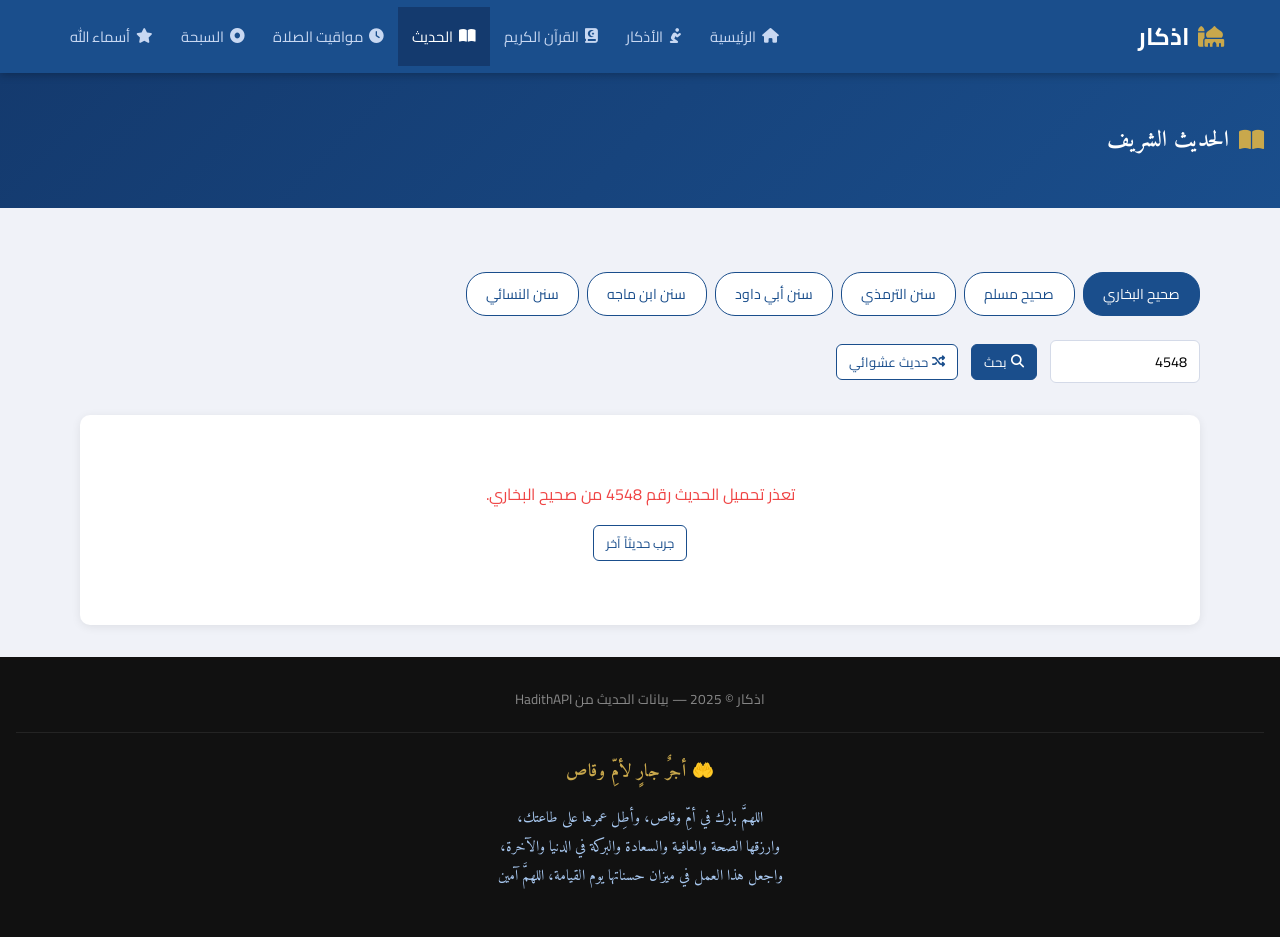
<file: hadith.html>
<!DOCTYPE html>
<html lang="ar" dir="rtl">
<head>
  <meta charset="UTF-8">
  <meta name="viewport" content="width=device-width, initial-scale=1.0">
  <title>الحديث الشريف - اذكار</title>
  <link rel="stylesheet" href="css/style.css">
  <link rel="stylesheet" href="https://cdnjs.cloudflare.com/ajax/libs/font-awesome/6.5.0/css/all.min.css">
  <link href="https://fonts.googleapis.com/css2?family=Amiri:wght@400;700&family=Cairo:wght@300;400;600;700&display=swap" rel="stylesheet">
</head>
<body>
<nav class="navbar">
  <div class="nav-container">
    <div class="nav-brand"><a href="index.html"><i class="fas fa-mosque"></i> اذكار</a></div>
    <div class="hamburger" id="hamburger"><span></span><span></span><span></span></div>
    <ul class="nav-links" id="navLinks">
      <li><a href="index.html"><i class="fas fa-home"></i> الرئيسية</a></li>
      <li><a href="azkar.html"><i class="fas fa-pray"></i> الأذكار</a></li>
      <li><a href="quran.html"><i class="fas fa-quran"></i> القرآن الكريم</a></li>
      <li><a href="hadith.html" class="active"><i class="fas fa-book-open"></i> الحديث</a></li>
      <li><a href="prayer.html"><i class="fas fa-clock"></i> مواقيت الصلاة</a></li>
      <li><a href="tasbih.html"><i class="fas fa-circle-dot"></i> السبحة</a></li>
      <li><a href="names.html"><i class="fas fa-star"></i> أسماء الله</a></li>
    </ul>
  </div>
</nav>

<div class="page-header">
  <h1><i class="fas fa-book-open"></i> الحديث الشريف</h1>
</div>

<section class="container" style="padding:2rem 1rem">
  <div class="hadith-books">
    <button class="tab-btn active" data-book="bukhari">صحيح البخاري</button>
    <button class="tab-btn" data-book="muslim">صحيح مسلم</button>
    <button class="tab-btn" data-book="tirmidhi">سنن الترمذي</button>
    <button class="tab-btn" data-book="abudawud">سنن أبي داود</button>
    <button class="tab-btn" data-book="ibnmajah">سنن ابن ماجه</button>
    <button class="tab-btn" data-book="nasai">سنن النسائي</button>
  </div>

  <div class="hadith-search-bar">
    <input type="number" id="hadithNum" placeholder="رقم الحديث" min="1" style="width:150px">
    <button id="loadHadith" class="btn-primary"><i class="fas fa-search"></i> بحث</button>
    <button id="randomHadith" class="btn-secondary"><i class="fas fa-random"></i> حديث عشوائي</button>
  </div>

  <div id="hadithDisplay" class="hadith-display-box">
    <p style="text-align:center;color:var(--blue-300)">اختر كتاباً وأدخل رقم الحديث</p>
  </div>
</section>

<footer class="footer"><div class="container"><p>اذكار &copy; 2025 — بيانات الحديث من HadithAPI</p></div><div class="footer-dedication">
  <p class="dedication-title">🤲 أجرٌ جارٍ لأمِّ وقاص</p>
  <p class="dedication-dua">اللهمَّ بارك في أمِّ وقاص، وأطِل عمرها على طاعتك،<br>وارزقها الصحة والعافية والسعادة والبركة في الدنيا والآخرة،<br>واجعل هذا العمل في ميزان حسناتها يوم القيامة، اللهمَّ آمين</p>
</div>
</footer>
<script src="js/hadith.js"></script>
</body>
</html>
</file>
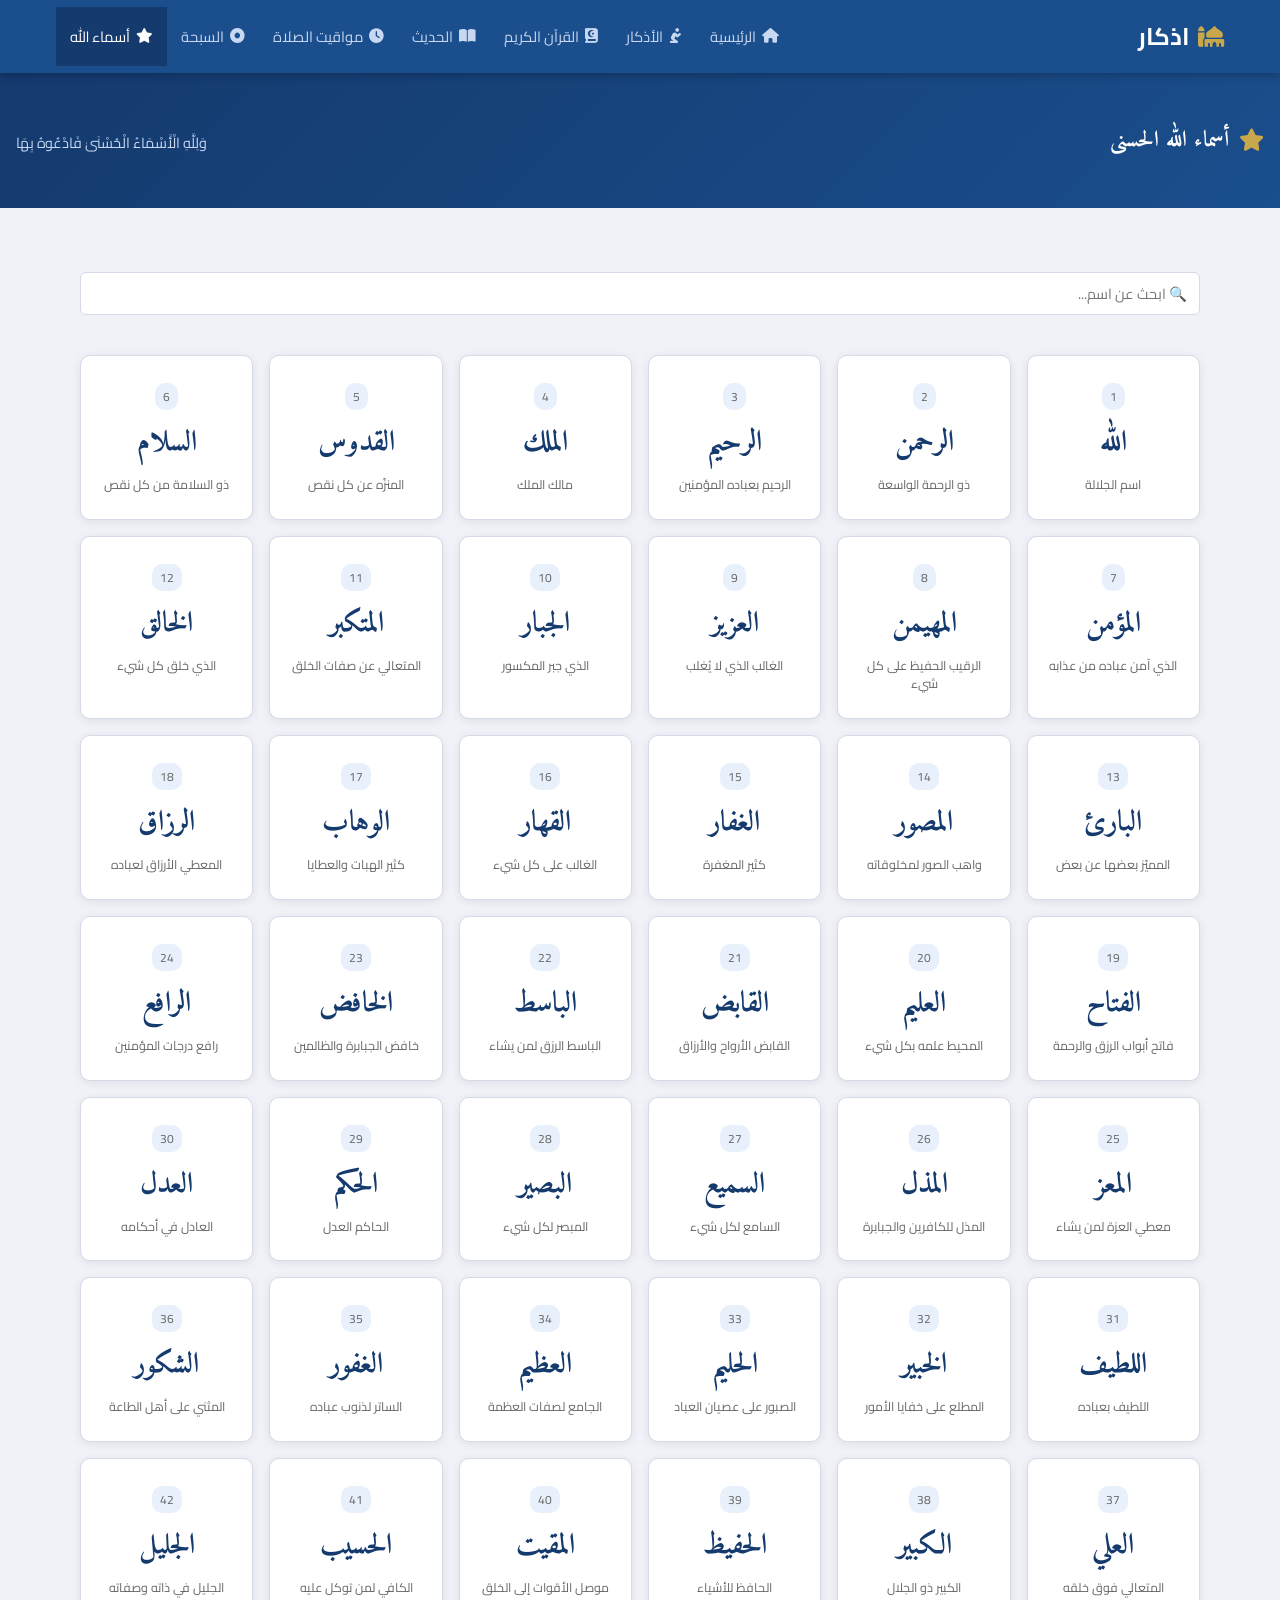
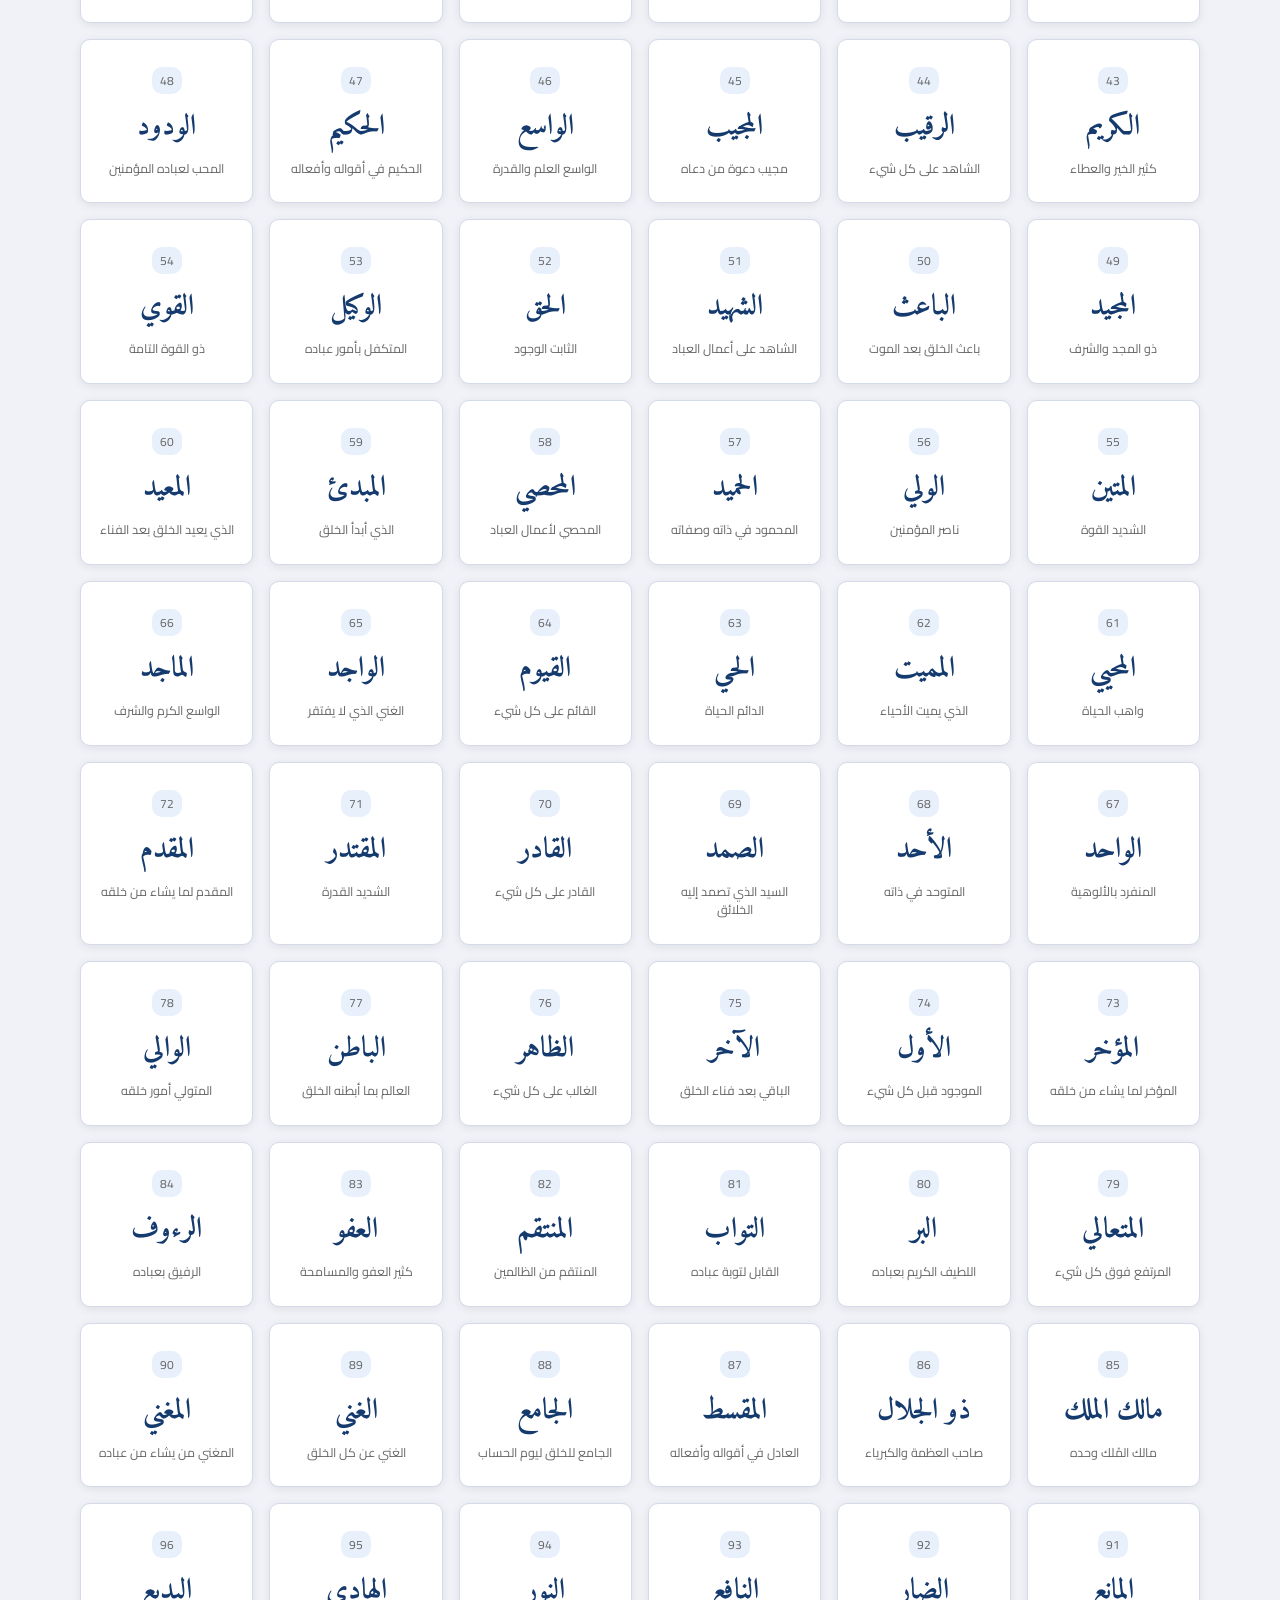
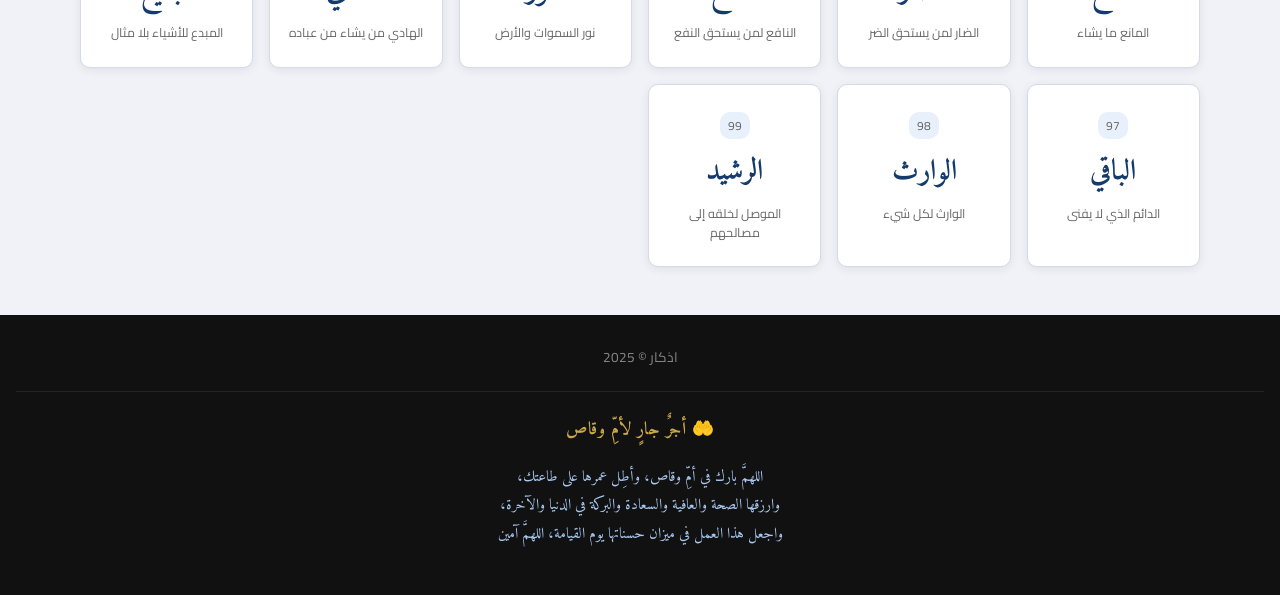
<file: names.html>
<!DOCTYPE html>
<html lang="ar" dir="rtl">
<head>
  <meta charset="UTF-8">
  <meta name="viewport" content="width=device-width, initial-scale=1.0">
  <title>أسماء الله الحسنى - اذكار</title>
  <link rel="stylesheet" href="css/style.css">
  <link rel="stylesheet" href="https://cdnjs.cloudflare.com/ajax/libs/font-awesome/6.5.0/css/all.min.css">
  <link href="https://fonts.googleapis.com/css2?family=Amiri:wght@400;700&family=Cairo:wght@300;400;600;700&display=swap" rel="stylesheet">
</head>
<body>
<nav class="navbar">
  <div class="nav-container">
    <div class="nav-brand"><a href="index.html"><i class="fas fa-mosque"></i> اذكار</a></div>
    <div class="hamburger" id="hamburger"><span></span><span></span><span></span></div>
    <ul class="nav-links" id="navLinks">
      <li><a href="index.html"><i class="fas fa-home"></i> الرئيسية</a></li>
      <li><a href="azkar.html"><i class="fas fa-pray"></i> الأذكار</a></li>
      <li><a href="quran.html"><i class="fas fa-quran"></i> القرآن الكريم</a></li>
      <li><a href="hadith.html"><i class="fas fa-book-open"></i> الحديث</a></li>
      <li><a href="prayer.html"><i class="fas fa-clock"></i> مواقيت الصلاة</a></li>
      <li><a href="tasbih.html"><i class="fas fa-circle-dot"></i> السبحة</a></li>
      <li><a href="names.html" class="active"><i class="fas fa-star"></i> أسماء الله</a></li>
    </ul>
  </div>
</nav>

<div class="page-header">
  <h1><i class="fas fa-star"></i> أسماء الله الحسنى</h1>
  <p>وَلِلَّهِ الْأَسْمَاءُ الْحُسْنَىٰ فَادْعُوهُ بِهَا</p>
</div>

<section class="container" style="padding:2rem 1rem">
  <input type="text" id="namesSearch" placeholder="🔍 ابحث عن اسم..." class="search-input" style="width:100%;margin-bottom:1.5rem">
  <div class="names-grid" id="namesGrid"></div>
</section>

<footer class="footer"><div class="container"><p>اذكار &copy; 2025</p></div><div class="footer-dedication">
  <p class="dedication-title">🤲 أجرٌ جارٍ لأمِّ وقاص</p>
  <p class="dedication-dua">اللهمَّ بارك في أمِّ وقاص، وأطِل عمرها على طاعتك،<br>وارزقها الصحة والعافية والسعادة والبركة في الدنيا والآخرة،<br>واجعل هذا العمل في ميزان حسناتها يوم القيامة، اللهمَّ آمين</p>
</div>
</footer>
<script src="js/names.js"></script>
</body>
</html>
</file>
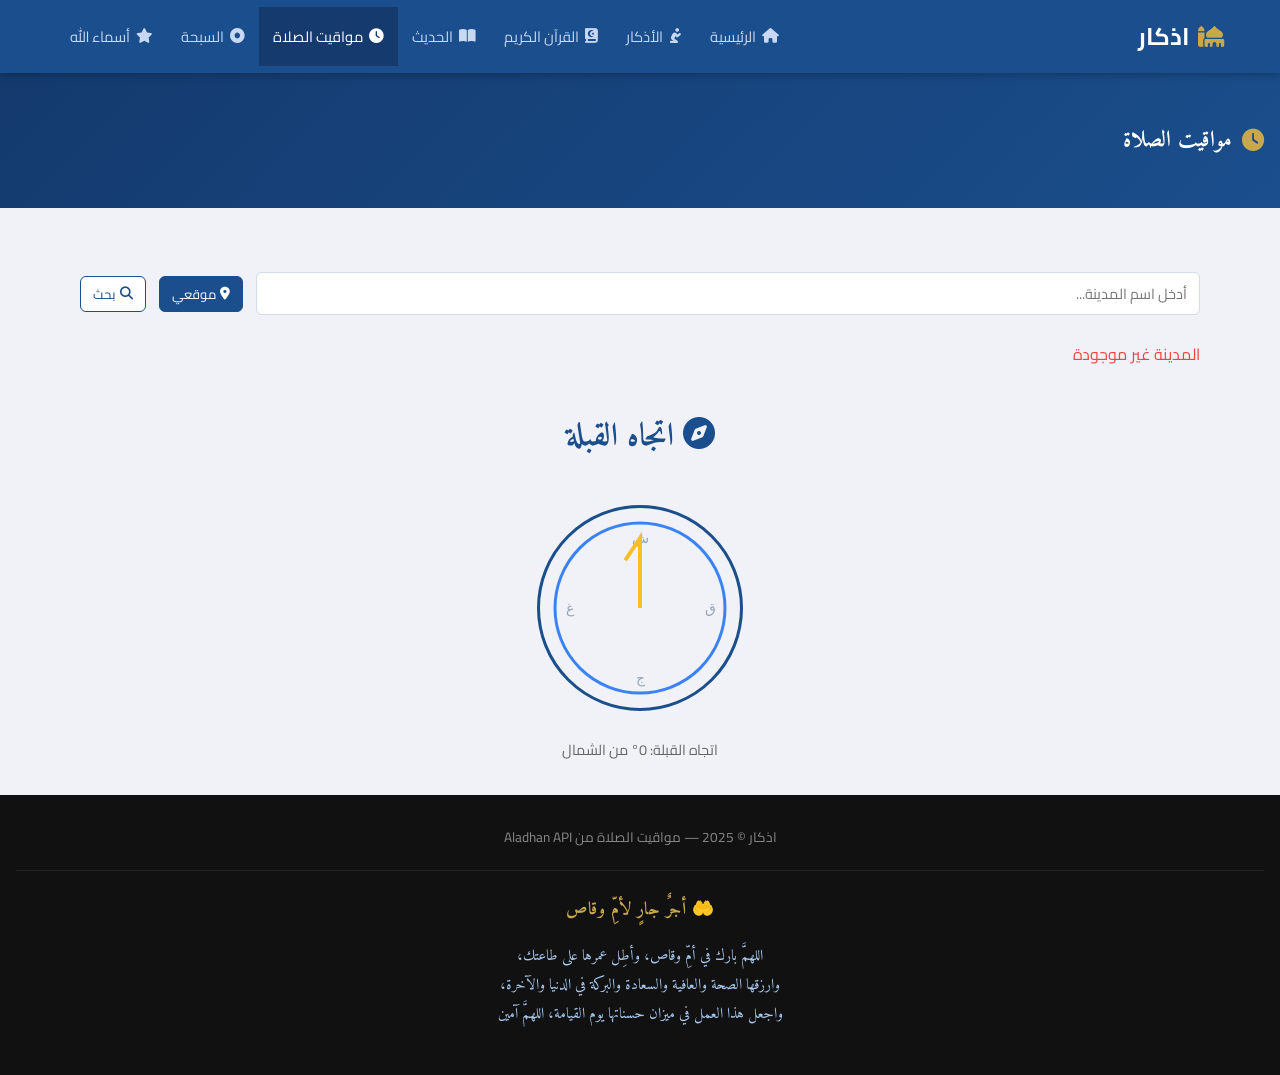
<file: prayer.html>
<!DOCTYPE html>
<html lang="ar" dir="rtl">
<head>
  <meta charset="UTF-8">
  <meta name="viewport" content="width=device-width, initial-scale=1.0">
  <title>مواقيت الصلاة - اذكار</title>
  <link rel="stylesheet" href="css/style.css">
  <link rel="stylesheet" href="https://cdnjs.cloudflare.com/ajax/libs/font-awesome/6.5.0/css/all.min.css">
  <link href="https://fonts.googleapis.com/css2?family=Amiri:wght@400;700&family=Cairo:wght@300;400;600;700&display=swap" rel="stylesheet">
</head>
<body>
<nav class="navbar">
  <div class="nav-container">
    <div class="nav-brand"><a href="index.html"><i class="fas fa-mosque"></i> اذكار</a></div>
    <div class="hamburger" id="hamburger"><span></span><span></span><span></span></div>
    <ul class="nav-links" id="navLinks">
      <li><a href="index.html"><i class="fas fa-home"></i> الرئيسية</a></li>
      <li><a href="azkar.html"><i class="fas fa-pray"></i> الأذكار</a></li>
      <li><a href="quran.html"><i class="fas fa-quran"></i> القرآن الكريم</a></li>
      <li><a href="hadith.html"><i class="fas fa-book-open"></i> الحديث</a></li>
      <li><a href="prayer.html" class="active"><i class="fas fa-clock"></i> مواقيت الصلاة</a></li>
      <li><a href="tasbih.html"><i class="fas fa-circle-dot"></i> السبحة</a></li>
      <li><a href="names.html"><i class="fas fa-star"></i> أسماء الله</a></li>
    </ul>
  </div>
</nav>

<div class="page-header">
  <h1><i class="fas fa-clock"></i> مواقيت الصلاة</h1>
</div>

<section class="container" style="padding:2rem 1rem">
  <div class="location-bar">
    <input type="text" id="cityInput" placeholder="أدخل اسم المدينة..." class="search-input" style="flex:1">
    <button id="detectLocation" class="btn-primary"><i class="fas fa-location-dot"></i> موقعي</button>
    <button id="searchCity" class="btn-secondary"><i class="fas fa-search"></i> بحث</button>
  </div>
  <div id="locationLabel" style="text-align:center;color:var(--blue-300);margin:.5rem 0"></div>

  <div class="prayer-countdown" id="nextPrayerBox" style="display:none">
    <span id="nextPrayerLabel">الصلاة القادمة:</span>
    <span id="nextPrayerName" class="prayer-name-big"></span>
    <div id="countdown" class="countdown"></div>
  </div>

  <div class="prayer-grid" id="prayerGrid">جارٍ التحميل...</div>

  <div class="qibla-section">
    <h2 class="section-title"><i class="fas fa-compass"></i> اتجاه القبلة</h2>
    <div class="qibla-box">
      <canvas id="qiblaCanvas" width="200" height="200"></canvas>
      <div id="qiblaAngle">جارٍ الحساب...</div>
    </div>
  </div>
</section>

<footer class="footer"><div class="container"><p>اذكار &copy; 2025 — مواقيت الصلاة من Aladhan API</p></div><div class="footer-dedication">
  <p class="dedication-title">🤲 أجرٌ جارٍ لأمِّ وقاص</p>
  <p class="dedication-dua">اللهمَّ بارك في أمِّ وقاص، وأطِل عمرها على طاعتك،<br>وارزقها الصحة والعافية والسعادة والبركة في الدنيا والآخرة،<br>واجعل هذا العمل في ميزان حسناتها يوم القيامة، اللهمَّ آمين</p>
</div>
</footer>
<script src="js/prayer.js"></script>
</body>
</html>
</file>
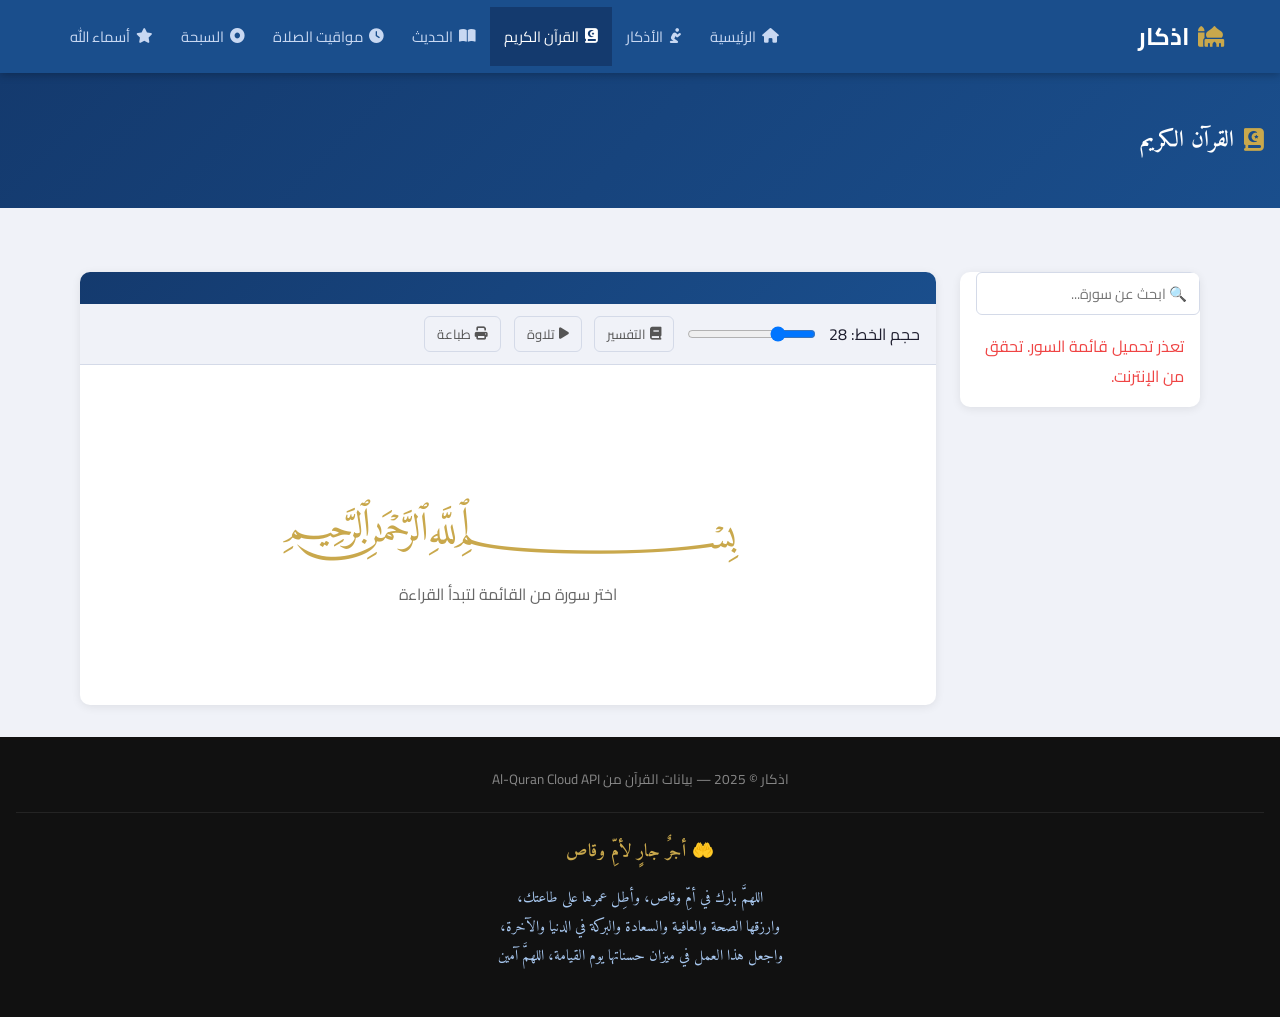
<file: quran.html>
<!DOCTYPE html>
<html lang="ar" dir="rtl">
<head>
  <meta charset="UTF-8">
  <meta name="viewport" content="width=device-width, initial-scale=1.0">
  <title>القرآن الكريم - اذكار</title>
  <link rel="stylesheet" href="css/style.css">
  <link rel="stylesheet" href="https://cdnjs.cloudflare.com/ajax/libs/font-awesome/6.5.0/css/all.min.css">
  <link href="https://fonts.googleapis.com/css2?family=Amiri:wght@400;700&family=Cairo:wght@300;400;600;700&display=swap" rel="stylesheet">
</head>
<body>
<nav class="navbar">
  <div class="nav-container">
    <div class="nav-brand"><a href="index.html"><i class="fas fa-mosque"></i> اذكار</a></div>
    <div class="hamburger" id="hamburger"><span></span><span></span><span></span></div>
    <ul class="nav-links" id="navLinks">
      <li><a href="index.html"><i class="fas fa-home"></i> الرئيسية</a></li>
      <li><a href="azkar.html"><i class="fas fa-pray"></i> الأذكار</a></li>
      <li><a href="quran.html" class="active"><i class="fas fa-quran"></i> القرآن الكريم</a></li>
      <li><a href="hadith.html"><i class="fas fa-book-open"></i> الحديث</a></li>
      <li><a href="prayer.html"><i class="fas fa-clock"></i> مواقيت الصلاة</a></li>
      <li><a href="tasbih.html"><i class="fas fa-circle-dot"></i> السبحة</a></li>
      <li><a href="names.html"><i class="fas fa-star"></i> أسماء الله</a></li>
    </ul>
  </div>
</nav>

<div class="page-header">
  <h1><i class="fas fa-quran"></i> القرآن الكريم</h1>
</div>

<section class="container" style="padding:2rem 1rem">
  <div class="quran-layout">
    <!-- Surah List -->
    <div class="surah-sidebar">
      <input type="text" id="surahSearch" placeholder="🔍 ابحث عن سورة..." class="search-input">
      <div class="surah-list" id="surahList">جارٍ التحميل...</div>
    </div>
    <!-- Surah Content -->
    <div class="surah-content">
      <div class="surah-header" id="surahHeader"></div>
      <div class="quran-controls">
        <label>حجم الخط: <span id="qFontVal">28</span></label>
        <input type="range" id="qFontRange" min="20" max="50" value="28">
        <button id="qTafsirToggle" class="ctrl-btn"><i class="fas fa-book"></i> التفسير</button>
        <button id="qPlayBtn" class="ctrl-btn"><i class="fas fa-play"></i> تلاوة</button>
        <button onclick="window.print()" class="ctrl-btn"><i class="fas fa-print"></i> طباعة</button>
      </div>
      <div class="ayat-container" id="ayatContainer">
        <div class="welcome-quran">
          <div class="bismillah-big">﷽</div>
          <p>اختر سورة من القائمة لتبدأ القراءة</p>
        </div>
      </div>
      <audio id="quranAudio" controls style="width:100%;margin-top:1rem;display:none"></audio>
    </div>
  </div>
</section>

<footer class="footer"><div class="container"><p>اذكار &copy; 2025 — بيانات القرآن من Al-Quran Cloud API</p></div><div class="footer-dedication">
  <p class="dedication-title">🤲 أجرٌ جارٍ لأمِّ وقاص</p>
  <p class="dedication-dua">اللهمَّ بارك في أمِّ وقاص، وأطِل عمرها على طاعتك،<br>وارزقها الصحة والعافية والسعادة والبركة في الدنيا والآخرة،<br>واجعل هذا العمل في ميزان حسناتها يوم القيامة، اللهمَّ آمين</p>
</div>
</footer>
<script src="js/quran.js"></script>
</body>
</html>
</file>
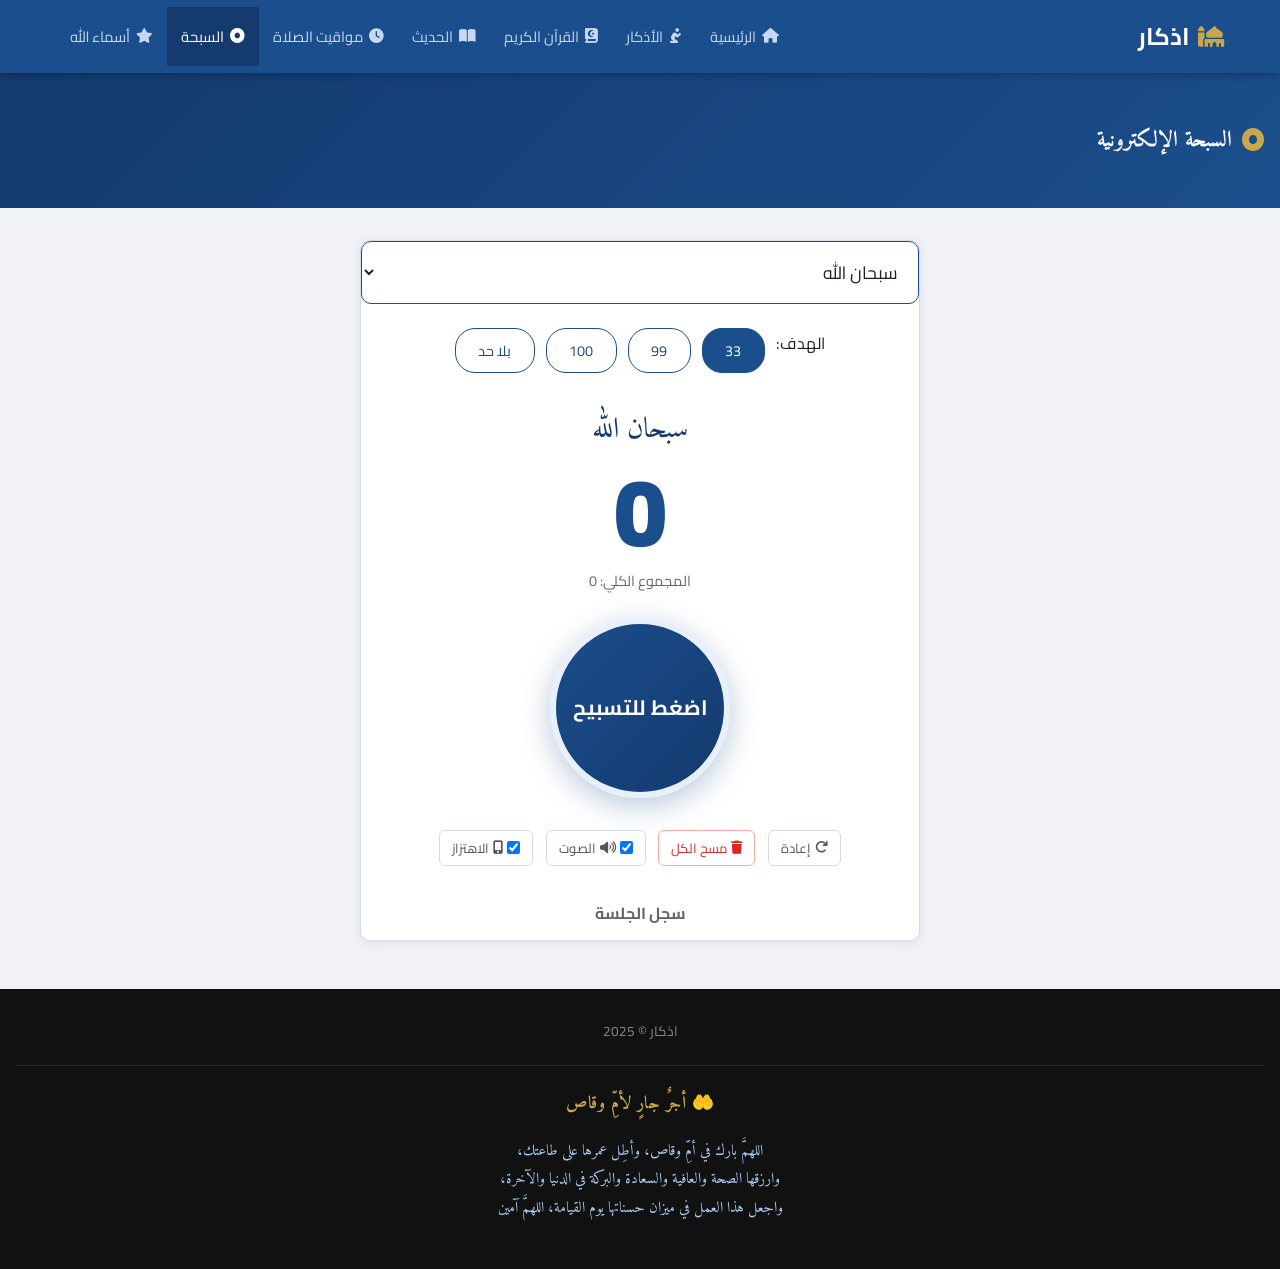
<file: tasbih.html>
<!DOCTYPE html>
<html lang="ar" dir="rtl">
<head>
  <meta charset="UTF-8">
  <meta name="viewport" content="width=device-width, initial-scale=1.0">
  <title>السبحة - اذكار</title>
  <link rel="stylesheet" href="css/style.css">
  <link rel="stylesheet" href="https://cdnjs.cloudflare.com/ajax/libs/font-awesome/6.5.0/css/all.min.css">
  <link href="https://fonts.googleapis.com/css2?family=Amiri:wght@400;700&family=Cairo:wght@300;400;600;700&display=swap" rel="stylesheet">
</head>
<body>
<nav class="navbar">
  <div class="nav-container">
    <div class="nav-brand"><a href="index.html"><i class="fas fa-mosque"></i> اذكار</a></div>
    <div class="hamburger" id="hamburger"><span></span><span></span><span></span></div>
    <ul class="nav-links" id="navLinks">
      <li><a href="index.html"><i class="fas fa-home"></i> الرئيسية</a></li>
      <li><a href="azkar.html"><i class="fas fa-pray"></i> الأذكار</a></li>
      <li><a href="quran.html"><i class="fas fa-quran"></i> القرآن الكريم</a></li>
      <li><a href="hadith.html"><i class="fas fa-book-open"></i> الحديث</a></li>
      <li><a href="prayer.html"><i class="fas fa-clock"></i> مواقيت الصلاة</a></li>
      <li><a href="tasbih.html" class="active"><i class="fas fa-circle-dot"></i> السبحة</a></li>
      <li><a href="names.html"><i class="fas fa-star"></i> أسماء الله</a></li>
    </ul>
  </div>
</nav>

<div class="page-header">
  <h1><i class="fas fa-circle-dot"></i> السبحة الإلكترونية</h1>
</div>

<section class="container tasbih-container">
  <div class="tasbih-select">
    <select id="tasbihPhrase">
      <option value="سبحان الله">سبحان الله</option>
      <option value="الحمد لله">الحمد لله</option>
      <option value="الله أكبر">الله أكبر</option>
      <option value="لا إله إلا الله">لا إله إلا الله</option>
      <option value="أستغفر الله">أستغفر الله</option>
      <option value="لا حول ولا قوة إلا بالله">لا حول ولا قوة إلا بالله</option>
      <option value="custom">نص مخصص...</option>
    </select>
    <input type="text" id="customPhrase" placeholder="أدخل الذكر المخصص..." style="display:none" class="search-input">
  </div>

  <div class="tasbih-target">
    <label>الهدف: </label>
    <button class="target-btn" data-val="33">33</button>
    <button class="target-btn" data-val="99">99</button>
    <button class="target-btn" data-val="100">100</button>
    <button class="target-btn" data-val="0">بلا حد</button>
  </div>

  <div class="tasbih-display">
    <div class="tasbih-phrase-display" id="phraseDisplay">سبحان الله</div>
    <div class="tasbih-counter" id="tasbihCounter">0</div>
    <div class="tasbih-total">المجموع الكلي: <span id="totalCount">0</span></div>
    <div class="tasbih-progress" id="progressBar" style="display:none">
      <div class="progress-fill" id="progressFill"></div>
    </div>
  </div>

  <button class="tasbih-btn" id="tasbihBtn">اضغط للتسبيح</button>

  <div class="tasbih-controls">
    <button id="resetCurrent" class="ctrl-btn"><i class="fas fa-redo"></i> إعادة</button>
    <button id="resetAll" class="ctrl-btn danger"><i class="fas fa-trash"></i> مسح الكل</button>
    <label class="ctrl-btn">
      <input type="checkbox" id="soundToggle" checked> <i class="fas fa-volume-up"></i> الصوت
    </label>
    <label class="ctrl-btn">
      <input type="checkbox" id="vibrateToggle" checked> <i class="fas fa-mobile-alt"></i> الاهتزاز
    </label>
  </div>

  <div class="tasbih-history">
    <h3>سجل الجلسة</h3>
    <div id="historyList"></div>
  </div>
</section>

<footer class="footer"><div class="container"><p>اذكار &copy; 2025</p></div><div class="footer-dedication">
  <p class="dedication-title">🤲 أجرٌ جارٍ لأمِّ وقاص</p>
  <p class="dedication-dua">اللهمَّ بارك في أمِّ وقاص، وأطِل عمرها على طاعتك،<br>وارزقها الصحة والعافية والسعادة والبركة في الدنيا والآخرة،<br>واجعل هذا العمل في ميزان حسناتها يوم القيامة، اللهمَّ آمين</p>
</div>
</footer>
<script src="js/tasbih.js"></script>
</body>
</html>
</file>
<file: css/style.css>
/* ===================================================================
   اذكار — Blue Theme (based on azkar_alsabah_full.html design language)
   =================================================================== */

:root {
  --blue:        #1a4e8c;
  --blue-dark:   #143a6e;
  --blue-light:  #e8f0fb;
  --blue-mid:    #2563eb;
  --gold:        #c9a84c;
  --bg:          #f0f2f8;
  --white:       #ffffff;
  --text:        #1e1e2e;
  --muted:       #666;
  --border:      #d4dae8;
  --radius:      10px;
  --shadow:      0 2px 10px rgba(0,0,0,0.08);
  --accent-color: #7db4f0;
}

/* ── FOOTER DEDICATION ── */
.footer-dedication {
  margin-top: 1.2rem;
  padding: 1rem 1.5rem;
  border-top: 1px solid rgba(255,255,255,0.08);
  display: flex;
  flex-direction: column;
  align-items: center;
  gap: 0.4rem;
}
.footer-dedication .dedication-title {
  color: var(--gold);
  font-size: 1.1rem;
  font-weight: bold;
  font-family: 'Amiri', serif;
  letter-spacing: 0.5px;
}
.footer-dedication .dedication-dua {
  color: #a8c8f0;
  font-size: 0.95rem;
  font-family: 'Amiri', serif;
  line-height: 1.9;
  text-align: center;
  max-width: 600px;
}

* { margin: 0; padding: 0; box-sizing: border-box; }
body {
  font-family: 'Cairo', 'Segoe UI', Tahoma, Arial, sans-serif;
  background: var(--bg);
  color: var(--text);
  direction: rtl;
}

/* ── TOP BAR ── */
.top-bar {
  background: var(--blue-dark);
  color: #c8d8f2;
  font-size: 0.78rem;
  padding: 5px 20px;
  display: flex;
  justify-content: space-between;
  align-items: center;
  flex-wrap: wrap;
  gap: 6px;
}
.top-bar span { display: flex; align-items: center; gap: 5px; }
.top-bar i { color: var(--gold); }

/* ── NAVBAR ── */
.navbar {
  background: var(--blue);
  position: sticky;
  top: 0;
  z-index: 1000;
  box-shadow: 0 2px 8px rgba(0,0,0,0.25);
}
.nav-container {
  max-width: 1200px;
  margin: 0 auto;
  display: flex;
  align-items: center;
  justify-content: space-between;
  padding: 0 16px;
}
.nav-brand {
  color: #fff;
  font-size: 1.5rem;
  font-weight: bold;
  text-decoration: none;
  padding: 14px 0;
  display: flex;
  align-items: center;
  gap: 8px;
}
.nav-brand a { color: #fff; text-decoration: none; display: flex; align-items: center; gap: 8px; }
.nav-brand i { color: var(--gold); font-size: 1.3rem; }

.nav-links { display: flex; list-style: none; }
.nav-links li a {
  display: flex;
  align-items: center;
  gap: 6px;
  color: #c8d8f2;
  text-decoration: none;
  padding: 16px 14px;
  font-size: 0.92rem;
  transition: background 0.2s;
}
.nav-links li a:hover,
.nav-links li a.active {
  background: var(--blue-dark);
  color: #fff;
}

.hamburger {
  display: none;
  background: none;
  border: none;
  color: #fff;
  font-size: 1.5rem;
  cursor: pointer;
  padding: 10px;
  flex-direction: column;
  gap: 5px;
}
.hamburger span {
  display: block;
  width: 25px;
  height: 3px;
  background: #fff;
  border-radius: 3px;
}

/* ── PRAYER BANNER ── */
.prayer-banner {
  background: linear-gradient(135deg, #0e2d5e 0%, var(--blue) 100%);
  color: #fff;
  padding: 14px 20px;
  display: flex;
  justify-content: center;
  align-items: center;
  gap: 6px;
  flex-wrap: wrap;
}
.prayer-item { text-align: center; padding: 6px 14px; border-left: 1px solid rgba(255,255,255,0.15); }
.prayer-item:last-child { border-left: none; }
.prayer-item .p-title { font-size: 0.75rem; color: #a8c4f0; display: block; }
.prayer-item .p-time { font-size: 1rem; font-weight: bold; }
.prayer-item.next-prayer { background: rgba(255,255,255,0.12); border-radius: 8px; border-left: none; }
.hijri-date { font-size: 0.82rem; color: var(--gold); text-align: center; padding: 6px 0; width: 100%; }

/* ── HERO ── */
.hero {
  background: linear-gradient(135deg, var(--blue-dark) 0%, var(--blue) 100%);
  color: #fff;
  text-align: center;
  padding: 5rem 1rem;
}
.hero-overlay { display: none; }
.hero-content { position: relative; z-index: 1; }
.bismillah {
  font-size: 3rem;
  font-family: 'Amiri', serif;
  color: var(--gold);
  margin-bottom: 1rem;
}
.hero h1 {
  font-family: 'Amiri', serif;
  font-size: 2.5rem;
  margin-bottom: 0.8rem;
}
.hero p { font-size: 1.1rem; color: #c8d8f2; max-width: 600px; margin: 0 auto 1.5rem; }
.hero-time {
  font-size: 2rem;
  font-weight: bold;
  color: var(--gold);
  margin-bottom: 1rem;
  font-family: 'Cairo', sans-serif;
}
.prayer-quick { font-size: 0.95rem; color: #c8d8f2; }

/* ── BREADCRUMB ── */
.breadcrumb {
  max-width: 1200px;
  margin: 12px auto 0;
  padding: 0 16px;
  font-size: 0.82rem;
  color: var(--muted);
  display: flex;
  align-items: center;
  gap: 6px;
}
.breadcrumb a { color: var(--blue); text-decoration: none; }
.breadcrumb a:hover { text-decoration: underline; }

/* ── PAGE WRAPPER / LAYOUT ── */
.page-wrapper {
  max-width: 1200px;
  margin: 16px auto 30px;
  padding: 0 16px;
  display: flex;
  gap: 20px;
  align-items: flex-start;
}

.container {
  width: 90%;
  max-width: 1200px;
  margin: 0 auto;
}

/* ── SIDEBAR ── */
.sidebar { width: 220px; flex-shrink: 0; }
.sidebar-box {
  background: var(--white);
  border-radius: var(--radius);
  box-shadow: var(--shadow);
  overflow: hidden;
  margin-bottom: 16px;
}
.sidebar-head {
  background: var(--blue);
  color: #fff;
  padding: 11px 16px;
  font-size: 0.95rem;
  font-weight: bold;
  display: flex;
  align-items: center;
  gap: 8px;
}
.sidebar-head i { color: var(--gold); }
.sidebar-box ul { list-style: none; }
.sidebar-box ul li a {
  display: flex;
  justify-content: space-between;
  align-items: center;
  padding: 9px 16px;
  color: var(--text);
  text-decoration: none;
  font-size: 0.88rem;
  border-bottom: 1px solid var(--border);
  transition: all 0.15s;
}
.sidebar-box ul li a:hover { background: var(--blue-light); color: var(--blue); padding-right: 20px; }
.sidebar-box ul li.active a { background: var(--blue); color: #fff; font-weight: bold; }

/* ── PAGE HEADER ── */
.page-header {
  background: linear-gradient(135deg, var(--blue-dark), var(--blue));
  color: #fff;
  border-radius: var(--radius) var(--radius) 0 0;
  padding: 18px 22px;
  display: flex;
  align-items: center;
  justify-content: space-between;
  margin-bottom: 0;
}
.page-header h1 {
  font-size: 1.4rem;
  font-family: 'Amiri', serif;
  display: flex;
  align-items: center;
  gap: 10px;
}
.page-header h1 i { color: var(--gold); }
.page-header p { color: #c8d8f2; margin-top: 0.3rem; font-size: 0.9rem; }
.page-header .badge {
  background: rgba(255,255,255,0.15);
  padding: 4px 12px;
  border-radius: 20px;
  font-size: 0.82rem;
}

/* Standalone page-header (non-wrapper pages) */
section + .page-header,
body > .page-header {
  text-align: center;
  border-radius: 0;
  padding: 3rem 1rem;
  margin-bottom: 2rem;
}

/* ── MAIN CONTENT ── */
.main-content { flex: 1; min-width: 0; }

/* ── SECTION TITLE ── */
.section-title {
  text-align: center;
  font-size: 2rem;
  font-family: 'Amiri', serif;
  color: var(--blue);
  margin: 2rem 0 1.5rem;
}

/* ── FEATURES GRID ── */
.features { padding: 2rem 0 3rem; }
.features-grid {
  display: grid;
  grid-template-columns: repeat(auto-fit, minmax(280px, 1fr));
  gap: 1.5rem;
  margin-bottom: 2rem;
}
.feature-card {
  background: var(--white);
  padding: 2rem;
  border-radius: var(--radius);
  border: 1px solid var(--border);
  box-shadow: var(--shadow);
  text-align: center;
  text-decoration: none;
  color: var(--text);
  transition: transform 0.2s, box-shadow 0.2s, border-color 0.2s;
  display: block;
}
.feature-card:hover {
  transform: translateY(-4px);
  box-shadow: 0 8px 24px rgba(26,78,140,0.15);
  border-color: var(--blue);
}
.feature-icon {
  font-size: 2.5rem;
  color: var(--blue);
  margin-bottom: 1rem;
}
.feature-card h3 { font-size: 1.4rem; color: var(--blue-dark); margin-bottom: 0.4rem; }
.feature-card p { color: var(--muted); font-size: 0.9rem; }

/* ── HADITH / HIJRI ── */
.daily-hadith, .hijri-section { padding: 1.5rem 0; }
.hadith-card {
  background: var(--white);
  padding: 2rem;
  border-radius: var(--radius);
  border-right: 5px solid var(--blue);
  box-shadow: var(--shadow);
}
.hijri-card {
  background: linear-gradient(135deg, var(--blue-dark), var(--blue));
  color: #fff;
  padding: 1.5rem;
  border-radius: var(--radius);
  display: flex;
  align-items: center;
  gap: 1.5rem;
  font-size: 1.1rem;
}
.hijri-card i { font-size: 2rem; color: var(--gold); }

/* ── TOOLBAR ── */
.toolbar {
  background: var(--white);
  border-bottom: 2px solid var(--blue-light);
  padding: 10px 16px;
  display: flex;
  align-items: center;
  gap: 10px;
  flex-wrap: wrap;
}
.toolbar-group { display: flex; align-items: center; gap: 8px; }
.toolbar-group label {
  font-size: 0.83rem;
  color: #555;
  display: flex;
  align-items: center;
  gap: 5px;
  cursor: pointer;
}
.toolbar-group input[type=checkbox] { width: 15px; height: 15px; accent-color: var(--blue); }
.toolbar-sep { width: 1px; height: 24px; background: var(--border); margin: 0 4px; }
.tbtn {
  background: var(--blue);
  color: #fff;
  border: none;
  border-radius: 6px;
  padding: 5px 12px;
  cursor: pointer;
  font-size: 0.82rem;
  font-family: 'Cairo', sans-serif;
  transition: background 0.2s;
  display: flex;
  align-items: center;
  gap: 4px;
}
.tbtn:hover { background: var(--blue-dark); }
.tbtn.outline { background: #fff; color: var(--blue); border: 1px solid var(--blue); }
.tbtn.outline:hover { background: var(--blue-light); }
.font-size-val { font-size: 0.82rem; min-width: 36px; text-align: center; font-weight: bold; color: var(--blue); }
.search-box { display: flex; align-items: center; gap: 6px; margin-right: auto; }
.search-box input, .search-input {
  border: 1px solid var(--border);
  border-radius: 6px;
  padding: 7px 12px;
  font-size: 0.9rem;
  font-family: 'Cairo', sans-serif;
  direction: rtl;
  outline: none;
  transition: border 0.2s;
  background: var(--white);
  color: var(--text);
}
.search-box input:focus, .search-input:focus { border-color: var(--blue); }

/* ── AZKAR TABS ── */
.azkar-tabs, .hadith-books {
  display: flex;
  flex-wrap: wrap;
  gap: 0.5rem;
  margin-bottom: 1.5rem;
}
.tab-btn {
  background: var(--white);
  color: var(--blue);
  border: 1px solid var(--blue);
  border-radius: 20px;
  padding: 0.5rem 1.2rem;
  font-size: 0.88rem;
  font-family: 'Cairo', sans-serif;
  cursor: pointer;
  transition: all 0.2s;
}
.tab-btn:hover { background: var(--blue-light); }
.tab-btn.active { background: var(--blue); color: #fff; }

/* ── AZKAR CONTROLS ── */
.azkar-controls {
  display: flex;
  align-items: center;
  gap: 1rem;
  margin-bottom: 1.5rem;
  flex-wrap: wrap;
  background: var(--white);
  padding: 12px 16px;
  border-radius: var(--radius);
  box-shadow: var(--shadow);
}
.azkar-controls label { font-size: 0.85rem; color: var(--muted); }
.azkar-controls input[type=range] { accent-color: var(--blue); }

/* ── AZKAR LIST / ZIKR CARDS ── */
.azkar-list { background: var(--white); border-radius: 0 0 var(--radius) var(--radius); }

.zikr-card {
  padding: 22px 22px 16px;
  border-bottom: 1px solid var(--border);
  transition: background 0.2s;
  position: relative;
}
.zikr-card:last-child { border-bottom: none; border-radius: 0 0 var(--radius) var(--radius); }
.zikr-card:hover { background: #f5f8ff; }
.zikr-card.completed { background: #eef5ff; }
.zikr-card.completed .zikr-text { opacity: 0.55; }

.zikr-counter-badge {
  display: inline-block;
  background: var(--blue);
  color: #fff;
  padding: 3px 10px;
  border-radius: 12px;
  font-size: 0.76rem;
  font-weight: bold;
  margin-bottom: 10px;
}

.zikr-text {
  font-family: 'Amiri', 'Traditional Arabic', serif;
  font-size: 1.35rem;
  line-height: 2.2;
  color: var(--text);
  text-align: right;
  display: block;
  margin-bottom: 10px;
}
.zikr-note {
  font-size: 0.8rem;
  color: var(--muted);
  margin-bottom: 10px;
  padding: 4px 10px;
  background: var(--blue-light);
  border-radius: 6px;
  display: inline-block;
}
.zikr-actions { display: flex; gap: 8px; align-items: center; flex-wrap: wrap; margin-top: 10px; }
.zikr-progress {
  height: 4px;
  background: var(--blue-light);
  border-radius: 2px;
  margin-top: 10px;
  overflow: hidden;
}
.progress-fill {
  height: 100%;
  background: var(--blue);
  border-radius: 2px;
  transition: width 0.3s;
}

/* ── CONTROL BUTTONS ── */
.ctrl-btn, .action-btn, .btn-primary, .btn-secondary {
  background: none;
  border: 1px solid var(--border);
  border-radius: 6px;
  padding: 5px 12px;
  cursor: pointer;
  font-size: 0.82rem;
  font-family: 'Cairo', sans-serif;
  color: #555;
  transition: all 0.15s;
  display: inline-flex;
  align-items: center;
  gap: 4px;
}
.ctrl-btn:hover, .action-btn:hover {
  border-color: var(--blue);
  color: var(--blue);
  background: var(--blue-light);
}
.btn-primary {
  background: var(--blue);
  color: #fff;
  border-color: var(--blue);
}
.btn-primary:hover { background: var(--blue-dark); }
.btn-secondary {
  background: var(--white);
  color: var(--blue);
  border-color: var(--blue);
}
.btn-secondary:hover { background: var(--blue-light); }
.ctrl-btn.danger { color: #dc2626; border-color: #fca5a5; }
.ctrl-btn.danger:hover { background: #fef2f2; border-color: #dc2626; }

/* ── TASBIH PAGE ── */
.tasbih-container {
  max-width: 560px;
  margin: 0 auto 3rem;
  background: var(--white);
  padding: 2.5rem;
  border-radius: var(--radius);
  border: 1px solid var(--border);
  box-shadow: var(--shadow);
  text-align: center;
}
.tasbih-select select {
  width: 100%;
  padding: 0.8rem 1rem;
  font-size: 1.1rem;
  font-family: 'Cairo', sans-serif;
  background: var(--white);
  color: var(--text);
  border: 1px solid var(--blue);
  border-radius: var(--radius);
  margin-bottom: 1.5rem;
  outline: none;
}
.tasbih-target {
  display: flex;
  justify-content: center;
  gap: 0.7rem;
  margin-bottom: 2rem;
  flex-wrap: wrap;
}
.target-btn {
  background: var(--white);
  color: var(--blue);
  padding: 0.5rem 1.4rem;
  border-radius: 20px;
  border: 1px solid var(--blue);
  font-family: 'Cairo', sans-serif;
  font-size: 0.9rem;
  cursor: pointer;
  transition: all 0.2s;
}
.target-btn:hover, .target-btn.active { background: var(--blue); color: #fff; }

.tasbih-display { margin-bottom: 1.5rem; }
.tasbih-phrase-display {
  font-size: 1.8rem;
  font-family: 'Amiri', serif;
  color: var(--blue-dark);
  margin-bottom: 0.5rem;
}
.tasbih-counter {
  font-size: 6rem;
  font-weight: 900;
  color: var(--blue);
  line-height: 1;
  margin: 0.5rem 0;
}
.tasbih-total { font-size: 0.9rem; color: var(--muted); margin-top: 0.5rem; }
.tasbih-progress {
  height: 8px;
  background: var(--blue-light);
  border-radius: 4px;
  overflow: hidden;
  margin-top: 1rem;
}

.tasbih-btn {
  width: 180px;
  height: 180px;
  border-radius: 50%;
  background: linear-gradient(135deg, var(--blue) 0%, var(--blue-dark) 100%);
  color: #fff;
  font-size: 1.3rem;
  font-family: 'Cairo', sans-serif;
  font-weight: 700;
  border: 6px solid var(--blue-light);
  box-shadow: 0 8px 30px rgba(26,78,140,0.3);
  margin-bottom: 2rem;
  cursor: pointer;
  transition: transform 0.1s, box-shadow 0.1s;
}
.tasbih-btn:active { transform: scale(0.95); box-shadow: 0 4px 15px rgba(26,78,140,0.2); }

.tasbih-controls {
  display: flex;
  justify-content: center;
  gap: 0.8rem;
  margin-bottom: 2rem;
  flex-wrap: wrap;
}

.tasbih-history h3 { font-size: 1rem; color: var(--muted); margin-bottom: 0.8rem; }
.history-item {
  display: flex;
  justify-content: space-between;
  align-items: center;
  padding: 0.6rem 1rem;
  background: var(--blue-light);
  border-radius: 6px;
  margin-bottom: 0.5rem;
  font-size: 0.9rem;
}
.history-phrase { color: var(--blue-dark); font-weight: 600; }
.history-count { background: var(--blue); color: #fff; border-radius: 12px; padding: 2px 10px; font-size: 0.8rem; }
.history-time { color: var(--muted); font-size: 0.78rem; }

/* ── QURAN PAGE ── */
.quran-layout {
  display: flex;
  gap: 1.5rem;
  align-items: flex-start;
}
.surah-sidebar {
  width: 240px;
  flex-shrink: 0;
  background: var(--white);
  border-radius: var(--radius);
  box-shadow: var(--shadow);
  overflow: hidden;
}
.surah-list {
  max-height: 75vh;
  overflow-y: auto;
}
.surah-item {
  display: flex;
  align-items: center;
  gap: 10px;
  padding: 10px 14px;
  border-bottom: 1px solid var(--border);
  cursor: pointer;
  transition: background 0.15s;
  font-size: 0.88rem;
}
.surah-item:hover { background: var(--blue-light); }
.surah-item.active { background: var(--blue); color: #fff; }
.surah-number {
  min-width: 28px;
  height: 28px;
  border-radius: 50%;
  background: var(--blue-light);
  color: var(--blue);
  display: flex;
  align-items: center;
  justify-content: center;
  font-size: 0.75rem;
  font-weight: bold;
  flex-shrink: 0;
}
.surah-item.active .surah-number { background: rgba(255,255,255,0.25); color: #fff; }
.surah-meta strong { display: block; font-size: 0.95rem; }
.surah-meta small { color: var(--muted); font-size: 0.78rem; }
.surah-item.active .surah-meta small { color: #c8d8f2; }

.surah-content {
  flex: 1;
  min-width: 0;
  background: var(--white);
  border-radius: var(--radius);
  box-shadow: var(--shadow);
  overflow: hidden;
}
.surah-header {
  background: linear-gradient(135deg, var(--blue-dark), var(--blue));
  color: #fff;
  padding: 1rem 1.5rem;
  text-align: center;
  font-family: 'Amiri', serif;
}
.quran-controls {
  display: flex;
  align-items: center;
  gap: 0.8rem;
  padding: 12px 16px;
  background: var(--bg);
  border-bottom: 1px solid var(--border);
  flex-wrap: wrap;
}
.ayat-container { padding: 2rem; max-height: 70vh; overflow-y: auto; }
.ayah-block {
  display: flex;
  align-items: baseline;
  gap: 0.8rem;
  padding: 1rem 0;
  border-bottom: 1px solid var(--border);
  line-height: 2.2;
}
.ayah-block:last-child { border-bottom: none; }
.ayah-num {
  min-width: 30px;
  height: 30px;
  border-radius: 50%;
  background: var(--blue);
  color: #fff;
  display: flex;
  align-items: center;
  justify-content: center;
  font-size: 0.75rem;
  flex-shrink: 0;
}
.ayah-text { font-family: 'Amiri', serif; font-size: 1.7rem; line-height: 2.5; color: var(--text); }
.bismillah-big { font-size: 2.5rem; font-family: 'Amiri', serif; color: var(--gold); text-align: center; margin: 2rem 0 1rem; }
.welcome-quran { text-align: center; padding: 4rem 2rem; color: var(--muted); }

/* ── PRAYER TIMES PAGE ── */
.location-bar {
  display: flex;
  gap: 0.8rem;
  margin-bottom: 1.5rem;
  flex-wrap: wrap;
  align-items: center;
}
.location-bar .search-input { flex: 1; min-width: 200px; }
#locationLabel { text-align: center; color: var(--blue); margin: 0.5rem 0; font-weight: 600; }

.prayer-countdown {
  background: linear-gradient(135deg, var(--blue-dark), var(--blue));
  color: #fff;
  border-radius: var(--radius);
  padding: 1.5rem 2rem;
  text-align: center;
  margin-bottom: 2rem;
  display: flex;
  flex-direction: column;
  align-items: center;
  gap: 0.5rem;
}
.prayer-name-big { font-size: 2rem; font-family: 'Amiri', serif; color: var(--gold); }
.countdown { font-size: 3rem; font-weight: 900; letter-spacing: 4px; direction: ltr; }

.prayer-grid {
  display: grid;
  grid-template-columns: repeat(auto-fit, minmax(120px, 1fr));
  gap: 1rem;
  margin-bottom: 2.5rem;
}
.prayer-card {
  background: var(--white);
  border-radius: var(--radius);
  box-shadow: var(--shadow);
  border: 1px solid var(--border);
  text-align: center;
  padding: 1.5rem 1rem;
  transition: border-color 0.2s, transform 0.2s;
}
.prayer-card:hover { border-color: var(--blue); transform: translateY(-3px); }
.prayer-card.next-prayer {
  background: var(--blue);
  color: #fff;
  border-color: var(--blue);
}
.prayer-icon { font-size: 1.8rem; margin-bottom: 0.5rem; }
.prayer-label { font-weight: 700; margin-bottom: 0.3rem; }
.prayer-time { font-size: 1.3rem; font-weight: 900; color: var(--blue); }
.prayer-card.next-prayer .prayer-time { color: var(--gold); }

.qibla-section { text-align: center; margin-top: 2rem; }
.qibla-box canvas { border-radius: 50%; border: 3px solid var(--blue); margin: 1rem; }
#qiblaAngle { color: var(--muted); font-size: 0.9rem; }

/* ── HADITH PAGE ── */
.hadith-search-bar {
  display: flex;
  gap: 0.8rem;
  margin-bottom: 2rem;
  align-items: center;
  flex-wrap: wrap;
}
.hadith-search-bar input {
  border: 1px solid var(--border);
  border-radius: 6px;
  padding: 7px 12px;
  font-family: 'Cairo', sans-serif;
  font-size: 0.9rem;
  outline: none;
}
.hadith-display-box {
  background: var(--white);
  border-radius: var(--radius);
  box-shadow: var(--shadow);
  padding: 2rem;
  min-height: 200px;
}
.hadith-result .hadith-book-badge {
  display: inline-block;
  background: var(--blue);
  color: #fff;
  padding: 4px 14px;
  border-radius: 20px;
  font-size: 0.82rem;
  margin-bottom: 1.5rem;
}
.hadith-arabic {
  font-family: 'Amiri', serif;
  font-size: 1.6rem;
  line-height: 2.2;
  color: var(--text);
  border-right: 5px solid var(--blue);
  padding-right: 1.5rem;
  margin: 0;
}

/* ── NAMES PAGE ── */
.names-grid {
  display: grid;
  grid-template-columns: repeat(auto-fill, minmax(160px, 1fr));
  gap: 1rem;
  padding: 1rem 0;
}
.name-card {
  background: var(--white);
  border-radius: var(--radius);
  box-shadow: var(--shadow);
  border: 1px solid var(--border);
  text-align: center;
  padding: 1.5rem 1rem;
  transition: all 0.2s;
}
.name-card:hover { border-color: var(--blue); transform: translateY(-3px); box-shadow: 0 6px 20px rgba(26,78,140,0.12); }
.name-number {
  font-size: 0.75rem;
  color: var(--muted);
  margin-bottom: 0.5rem;
  background: var(--blue-light);
  display: inline-block;
  padding: 2px 8px;
  border-radius: 10px;
}
.name-arabic { font-family: 'Amiri', serif; font-size: 1.8rem; color: var(--blue-dark); font-weight: bold; margin-bottom: 0.5rem; }
.name-meaning { font-size: 0.78rem; color: var(--muted); line-height: 1.5; }

/* ── WIDGET ── */
.widget-counter {
  background: linear-gradient(135deg, var(--blue-dark), var(--blue));
  color: #fff;
  border-radius: var(--radius);
  padding: 16px;
  text-align: center;
  box-shadow: var(--shadow);
}
.widget-counter .wc-title { font-size: 0.82rem; opacity: 0.8; margin-bottom: 6px; }
.widget-counter .wc-num { font-size: 2.2rem; font-weight: bold; color: var(--gold); }
.widget-counter .wc-label { font-size: 0.78rem; opacity: 0.7; }

/* ── LOADING ── */
.loading-state { text-align: center; padding: 60px 20px; background: var(--white); }
.spinner {
  width: 48px; height: 48px;
  border: 4px solid var(--blue-light);
  border-top-color: var(--blue);
  border-radius: 50%;
  animation: spin 0.7s linear infinite;
  margin: 0 auto 16px;
}
@keyframes spin { to { transform: rotate(360deg); } }

/* ── FOOTER ── */
.footer {
  background: #111;
  color: #888;
  text-align: center;
  padding: 24px 16px;
  font-size: 0.85rem;
  line-height: 2;
  margin-top: auto;
}
.footer p { margin: 0.3rem 0; }
.footer a { color: #7db4f0; text-decoration: none; }
.footer a:hover { text-decoration: underline; }
.footer-logo { color: #fff; font-size: 1.1rem; font-weight: bold; margin-bottom: 8px; }
.footer-links { display: flex; justify-content: center; gap: 16px; flex-wrap: wrap; margin: 8px 0; }

/* ── CUSTOM SCROLLBAR ── */
::-webkit-scrollbar { width: 8px; }
::-webkit-scrollbar-track { background: var(--bg); }
::-webkit-scrollbar-thumb { background: var(--border); border-radius: 4px; }
::-webkit-scrollbar-thumb:hover { background: var(--blue); }

/* ── PRINT ── */
@media print {
  .navbar, .footer, .toolbar, .sidebar, .location-bar { display: none !important; }
  .zikr-card { page-break-inside: avoid; }
}

/* ================================================================
   RESPONSIVE — All Devices
   ================================================================ */

/* ── Large Desktop (1200px+) ── */
@media (min-width: 1200px) {
  .container { padding: 0; }
  .features-grid { grid-template-columns: repeat(3, 1fr); }
  .names-grid { grid-template-columns: repeat(auto-fill, minmax(170px, 1fr)); }
}

/* ── Medium Desktop / Laptop (900px – 1199px) ── */
@media (max-width: 1199px) {
  .nav-links li a { padding: 16px 10px; font-size: 0.85rem; }
  .features-grid { grid-template-columns: repeat(2, 1fr); }
  .quran-layout { gap: 1rem; }
  .surah-sidebar { width: 200px; }
}

/* ── Tablet Landscape + Small Laptop (768px – 1024px) ── */
@media (max-width: 1024px) {
  .sidebar { display: none; }
  .page-wrapper { flex-direction: column; }
  .main-content { width: 100%; }

  .quran-layout { flex-direction: column; }
  .surah-sidebar { width: 100%; }
  .surah-list { max-height: 35vh; overflow-x: auto; display: flex; flex-direction: row; }
  .surah-item { min-width: 160px; border-bottom: none; border-left: 1px solid var(--border); }

  .prayer-grid { grid-template-columns: repeat(3, 1fr); }
  .names-grid { grid-template-columns: repeat(auto-fill, minmax(140px, 1fr)); }

  .hero { padding: 4rem 1.5rem; }
  .hero h1 { font-size: 2.2rem; }
  .bismillah { font-size: 2.5rem; }
  .tasbih-btn { width: 160px; height: 160px; }
}

/* ── Tablet Portrait (600px – 767px) ── */
@media (max-width: 900px) {
  .quran-layout { flex-direction: column; }
  .surah-sidebar { width: 100%; }
  .surah-list { max-height: 40vh; }
}

/* ── Mobile / Tablet (max 768px) ── */
@media (max-width: 768px) {
  /* Hamburger Nav */
  .hamburger { display: flex; }
  .nav-links {
    display: none;
    flex-direction: column;
    position: absolute;
    top: 57px;
    right: 0; left: 0;
    background: var(--blue);
    z-index: 999;
    box-shadow: 0 8px 20px rgba(0,0,0,0.2);
  }
  .nav-links.active { display: flex; }
  .nav-links li a {
    padding: 14px 20px;
    border-bottom: 1px solid var(--blue-dark);
    font-size: 1rem;
  }

  /* Top bar */
  .top-bar { flex-direction: column; align-items: flex-start; gap: 4px; font-size: 0.72rem; }

  /* Hero */
  .hero { padding: 3rem 1rem; }
  .hero h1 { font-size: 1.8rem; }
  .bismillah { font-size: 2rem; }
  .hero p { font-size: 1rem; }
  .hero-time { font-size: 1.5rem; }
  .prayer-quick { font-size: 0.85rem; }

  /* Container */
  .container { width: 95%; }

  /* Features grid - 2 cols on tablet */
  .features-grid { grid-template-columns: repeat(2, 1fr); gap: 1rem; }
  .feature-card { padding: 1.5rem 1rem; }
  .feature-icon { font-size: 2rem; }
  .feature-card h3 { font-size: 1.2rem; }

  /* Section title */
  .section-title { font-size: 1.6rem; }

  /* Tasbih */
  .tasbih-container { padding: 1.5rem 1rem; margin: 0 1rem 2rem; }
  .tasbih-counter { font-size: 4rem; }
  .tasbih-btn { width: 150px; height: 150px; font-size: 1.1rem; }
  .tasbih-phrase-display { font-size: 1.5rem; }

  /* Prayer times */
  .prayer-grid { grid-template-columns: repeat(3, 1fr); gap: 0.7rem; }
  .prayer-card { padding: 1rem 0.5rem; }
  .prayer-icon { font-size: 1.4rem; }
  .countdown { font-size: 2rem; letter-spacing: 2px; }
  .prayer-name-big { font-size: 1.6rem; }
  .location-bar { flex-direction: column; }
  .location-bar .search-input, .location-bar button { width: 100%; justify-content: center; }

  /* Hadith */
  .hadith-search-bar { flex-direction: column; align-items: stretch; }
  .hadith-search-bar input, .hadith-search-bar button { width: 100%; }
  .hadith-arabic { font-size: 1.3rem; }

  /* Names */
  .names-grid { grid-template-columns: repeat(auto-fill, minmax(130px, 1fr)); }
  .name-arabic { font-size: 1.5rem; }

  /* Quran */
  .surah-list { max-height: 30vh; }
  .ayat-container { padding: 1rem; max-height: none; }
  .ayah-text { font-size: 1.4rem; }

  /* Azkar tabs */
  .azkar-tabs, .hadith-books { gap: 0.4rem; }
  .tab-btn { padding: 0.4rem 0.8rem; font-size: 0.82rem; }

  /* Toolbar */
  .toolbar { gap: 6px; padding: 8px 12px; }
  .search-box { width: 100%; margin-right: 0; }
  .search-box input { width: 100%; }

  /* History items */
  .history-item { flex-wrap: wrap; gap: 0.3rem; }
  .history-time { width: 100%; }

  /* Page header */
  .page-header { padding: 14px 16px; }
  .page-header h1 { font-size: 1.2rem; }

  /* Footer */
  .footer-links { gap: 10px; font-size: 0.8rem; }
}

/* ── Small Mobile (max 480px) ── */
@media (max-width: 480px) {
  /* Single column everything */
  .features-grid { grid-template-columns: 1fr; }
  .prayer-grid { grid-template-columns: repeat(2, 1fr); }
  .names-grid { grid-template-columns: repeat(2, 1fr); }

  /* Hero slimmed down */
  .hero { padding: 2rem 1rem; }
  .hero h1 { font-size: 1.5rem; }
  .bismillah { font-size: 1.6rem; }
  .hero-time { font-size: 1.2rem; }

  /* Tasbih */
  .tasbih-btn { width: 130px; height: 130px; font-size: 1rem; }
  .tasbih-counter { font-size: 3.5rem; }
  .tasbih-phrase-display { font-size: 1.3rem; }
  .tasbih-container { padding: 1.2rem 0.8rem; }
  .target-btn { padding: 0.4rem 0.9rem; font-size: 0.82rem; }

  /* Prayer */
  .countdown { font-size: 1.6rem; letter-spacing: 1px; }
  .prayer-name-big { font-size: 1.4rem; }
  .prayer-card { padding: 0.8rem 0.4rem; }
  .prayer-icon { font-size: 1.2rem; }
  .prayer-label { font-size: 0.82rem; }
  .prayer-time { font-size: 1.1rem; }

  /* Hadith */
  .hadith-arabic { font-size: 1.2rem; padding-right: 1rem; }

  /* Names */
  .name-arabic { font-size: 1.3rem; }

  /* Quran */
  .ayah-text { font-size: 1.25rem; }
  .bismillah-big { font-size: 1.8rem; }

  /* Zikr */
  .zikr-text { font-size: 1.15rem; }
  .zikr-card { padding: 14px 14px 10px; }
  .zikr-actions { gap: 6px; }

  /* Toolbar */
  .tbtn { padding: 5px 8px; font-size: 0.76rem; }
  .toolbar-sep { display: none; }

  /* Nav brand */
  .nav-brand { font-size: 1.2rem; }

  /* Section title */
  .section-title { font-size: 1.4rem; }

  /* Footer */
  .footer { padding: 16px 12px; font-size: 0.78rem; }
  .footer-links { flex-direction: column; gap: 6px; }
}

/* ── Very Small Mobile (max 360px) ── */
@media (max-width: 360px) {
  .hero h1 { font-size: 1.3rem; }
  .bismillah { font-size: 1.4rem; }
  .tasbih-btn { width: 110px; height: 110px; font-size: 0.9rem; }
  .tasbih-counter { font-size: 3rem; }
  .prayer-grid { grid-template-columns: repeat(2, 1fr); gap: 0.5rem; }
  .names-grid { grid-template-columns: repeat(2, 1fr); gap: 0.5rem; }
  .features-grid { gap: 0.7rem; }
  .feature-card { padding: 1rem; }
  .tab-btn { padding: 0.35rem 0.65rem; font-size: 0.78rem; }
  .nav-container { padding: 0 10px; }
  .nav-brand { font-size: 1.1rem; }
  .container { width: 98%; }
  .tasbih-container { margin: 0 0.5rem 2rem; }
  .hadith-arabic { font-size: 1.1rem; line-height: 2; }
}
</file>
